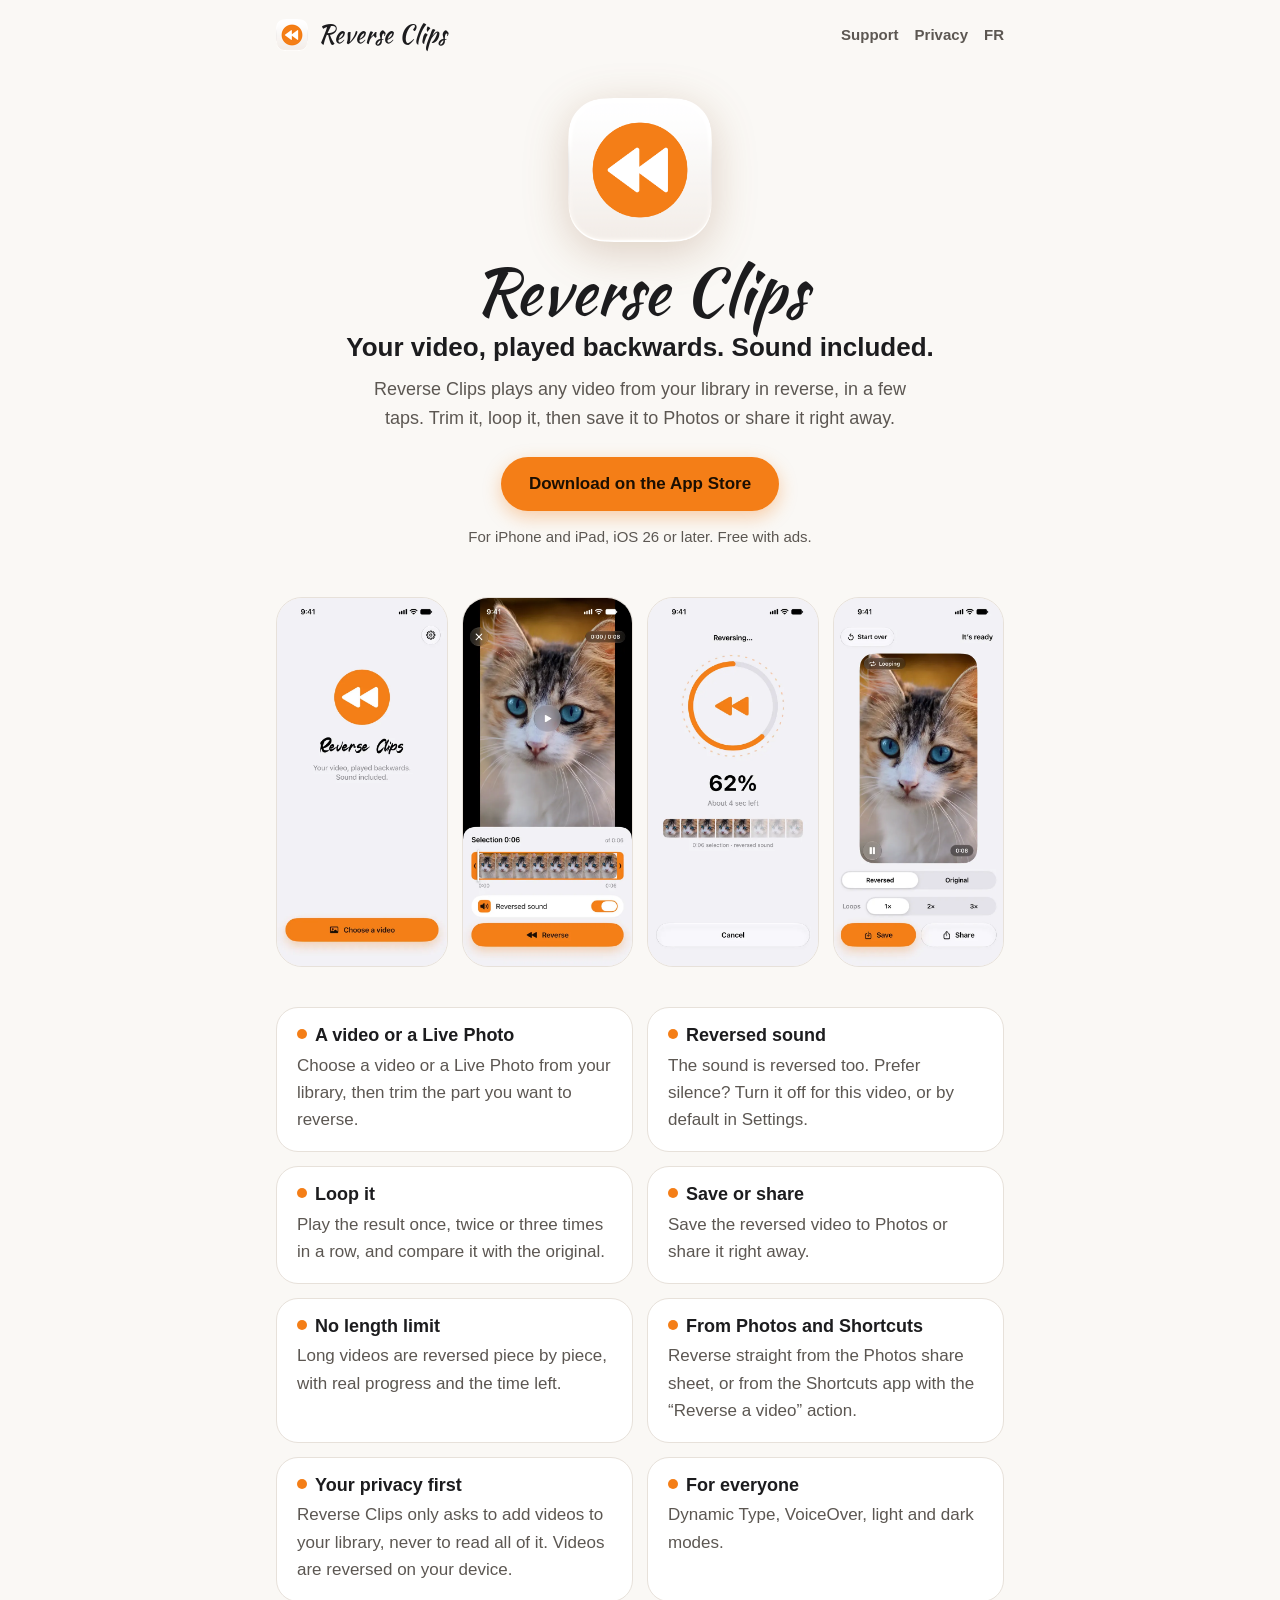
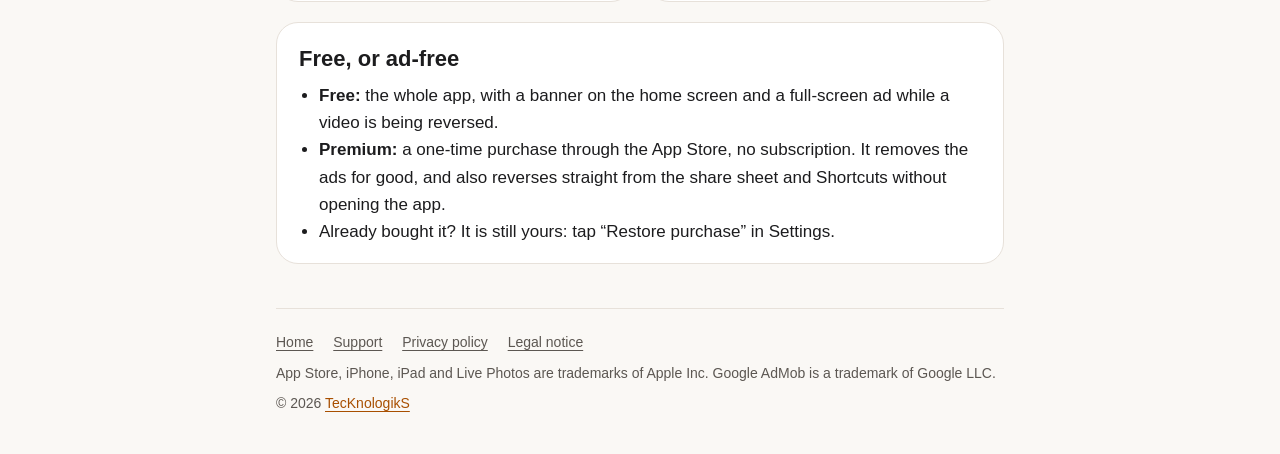
<file: index.html>
<!doctype html>
<html lang="en">
<head>
  <meta charset="utf-8">
  <meta name="viewport" content="width=device-width, initial-scale=1, viewport-fit=cover">
  <title>Reverse Clips — your video, played backwards</title>
  <meta name="description" content="Reverse any video or Live Photo on iPhone, sound included. Trim it, loop it, then save it to Photos or share it.">
  <meta name="color-scheme" content="light dark">
  <meta name="theme-color" content="#faf8f5" media="(prefers-color-scheme: light)">
  <meta name="theme-color" content="#0e0e10" media="(prefers-color-scheme: dark)">
  <meta name="apple-itunes-app" content="app-id=1638978439">
  <link rel="icon" href="assets/icon-64.png" type="image/png">
  <link rel="apple-touch-icon" href="assets/icon-180.png">
  <link rel="alternate" hreflang="en" href="https://reverse.tecknologiks.com/">
  <link rel="alternate" hreflang="fr" href="https://reverse.tecknologiks.com/fr/">
  <link rel="alternate" hreflang="x-default" href="https://reverse.tecknologiks.com/">
  <link rel="stylesheet" href="assets/style.css">
</head>
<body>
  <div class="wrap">
    <header class="site">
      <a class="brand" href="./"><img src="assets/icon-64.png" width="32" height="32" alt=""><span>Reverse Clips</span></a>
      <nav class="site" aria-label="Navigation">
        <a href="support.html">Support</a>
        <a href="privacy.html">Privacy</a>
        <a href="fr/" hreflang="fr" lang="fr">FR</a>
      </nav>
    </header>

    <main>
      <section class="hero">
        <img class="app-icon" src="assets/icon-512.png" width="144" height="144" alt="">
        <h1 class="wordmark">Reverse Clips</h1>
        <p class="tagline">Your video, played backwards. Sound included.</p>
        <p class="lead">Reverse Clips plays any video from your library in reverse, in a few taps. Trim it, loop it, then save it to Photos or share it right away.</p>
        <a class="button" href="https://apps.apple.com/app/id1638978439">Download on the App Store</a>
        <p class="note">For iPhone and iPad, iOS 26 or later. Free with ads.</p>
      </section>

      <section class="shots" aria-label="Screenshots">
        <ul>
          <li><img src="assets/shots/en/01-home.webp" width="600" height="1304" decoding="async" alt="Home screen of Reverse Clips: the orange rewind logo, the app name and the “Choose a video” button."></li>
          <li><img src="assets/shots/en/02-preview.webp" width="600" height="1304" decoding="async" alt="Preview of a cat video, with the trim strip, the “Reversed sound” switch turned on and the “Reverse” button."></li>
          <li><img src="assets/shots/en/03-processing.webp" width="600" height="1304" decoding="async" alt="Reversing in progress: 62%, about 4 seconds left, with a strip of frames and a Cancel button."></li>
          <li><img src="assets/shots/en/04-result.webp" width="600" height="1304" decoding="async" alt="The reversed video, looping, with the Reversed / Original switch, loops 1×, 2× or 3×, and the Save and Share buttons."></li>
        </ul>
      </section>

      <section class="features" aria-label="Features">
        <div class="feature"><h2>A video or a Live Photo</h2><p>Choose a video or a Live Photo from your library, then trim the part you want to reverse.</p></div>
        <div class="feature"><h2>Reversed sound</h2><p>The sound is reversed too. Prefer silence? Turn it off for this video, or by default in Settings.</p></div>
        <div class="feature"><h2>Loop it</h2><p>Play the result once, twice or three times in a row, and compare it with the original.</p></div>
        <div class="feature"><h2>Save or share</h2><p>Save the reversed video to Photos or share it right away.</p></div>
        <div class="feature"><h2>No length limit</h2><p>Long videos are reversed piece by piece, with real progress and the time left.</p></div>
        <div class="feature"><h2>From Photos and Shortcuts</h2><p>Reverse straight from the Photos share sheet, or from the Shortcuts app with the “Reverse a video” action.</p></div>
        <div class="feature"><h2>Your privacy first</h2><p>Reverse Clips only asks to add videos to your library, never to read all of it. Videos are reversed on your device.</p></div>
        <div class="feature"><h2>For everyone</h2><p>Dynamic Type, VoiceOver, light and dark modes.</p></div>
      </section>

      <section class="pricing" aria-labelledby="pricing-title">
        <h2 id="pricing-title">Free, or ad-free</h2>
        <ul>
          <li><strong>Free:</strong> the whole app, with a banner on the home screen and a full-screen ad while a video is being reversed.</li>
          <li><strong>Premium:</strong> a one-time purchase through the App Store, no subscription. It removes the ads for good, and also reverses straight from the share sheet and Shortcuts without opening the app.</li>
          <li>Already bought it? It is still yours: tap “Restore purchase” in Settings.</li>
        </ul>
      </section>
    </main>

    <footer class="site">
      <nav aria-label="Legal links">
        <a href="./">Home</a>
        <a href="support.html">Support</a>
        <a href="privacy.html">Privacy policy</a>
        <a href="legal.html">Legal notice</a>
      </nav>
      <p>App Store, iPhone, iPad and Live Photos are trademarks of Apple Inc. Google AdMob is a trademark of Google LLC.</p>
      <p>© 2026 <a href="https://tecknologiks.com/">TecKnologikS</a></p>
    </footer>
  </div>
</body>
</html>
</file>
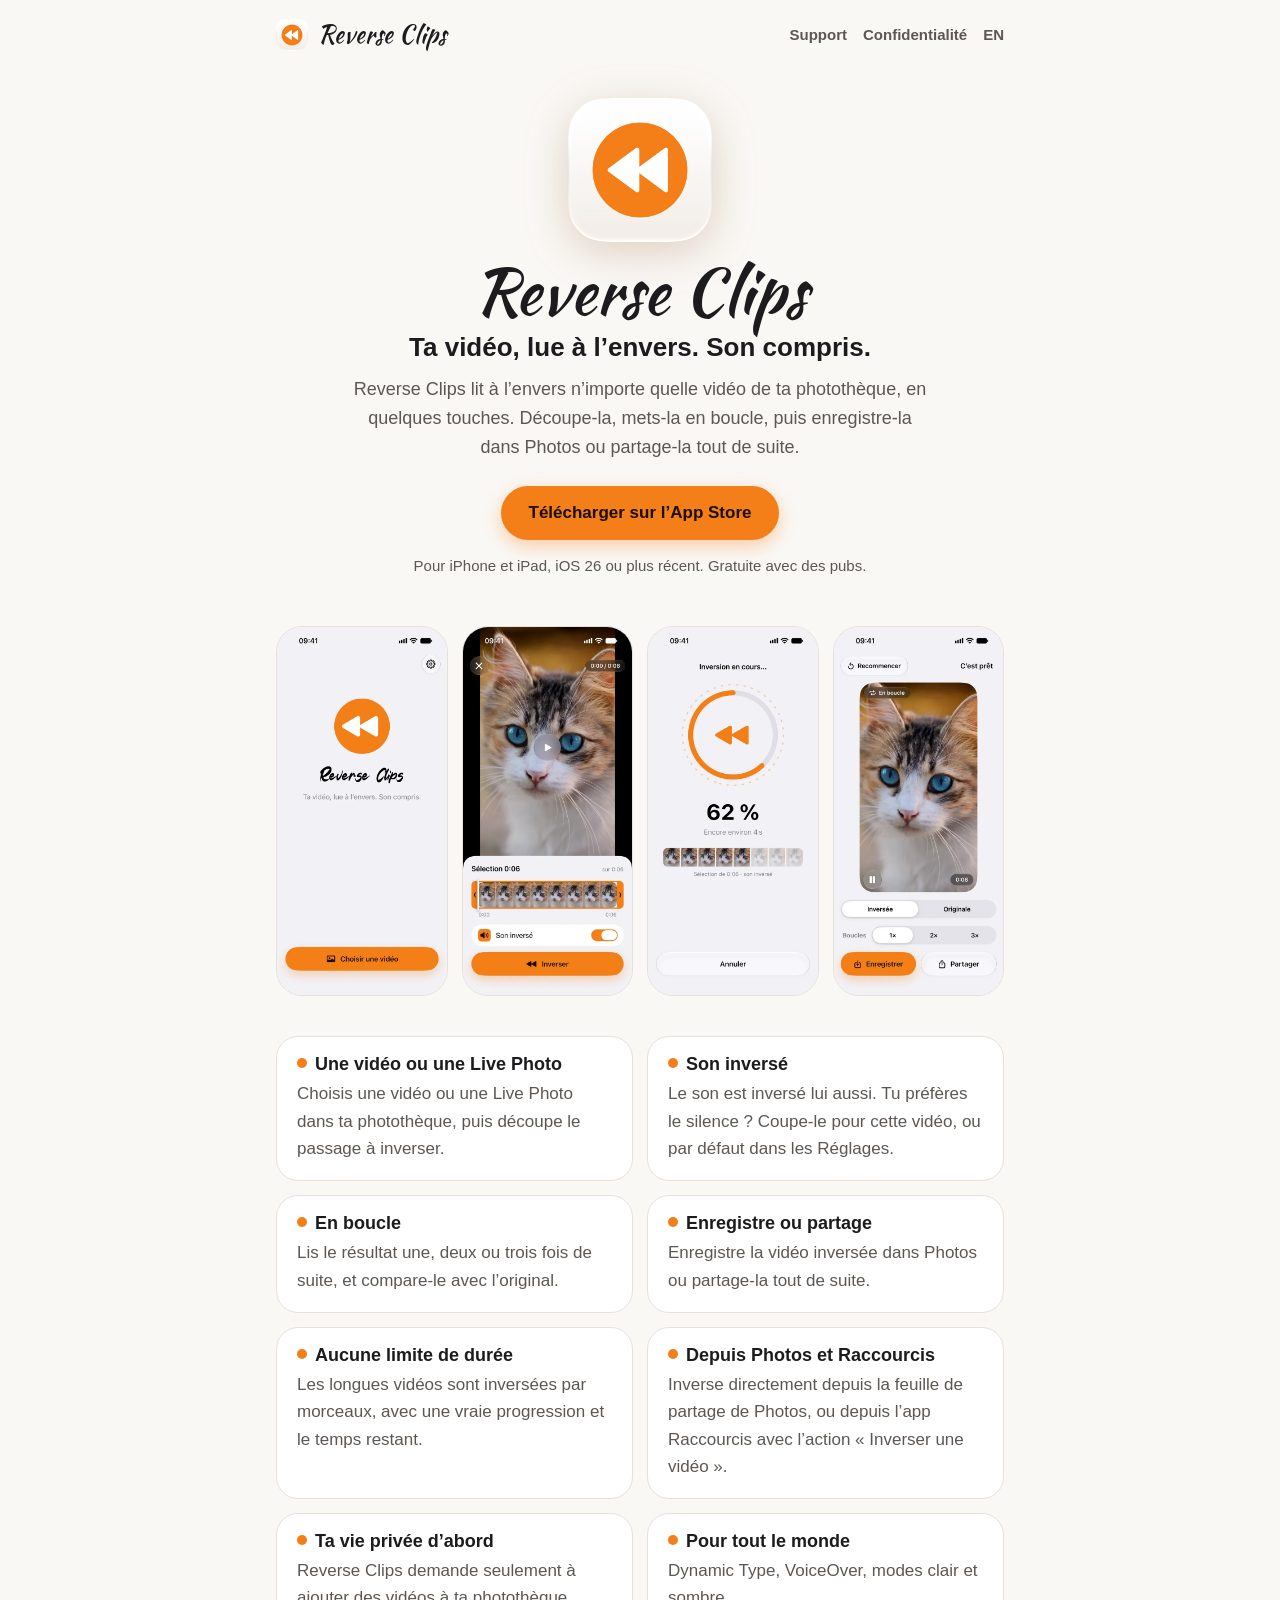
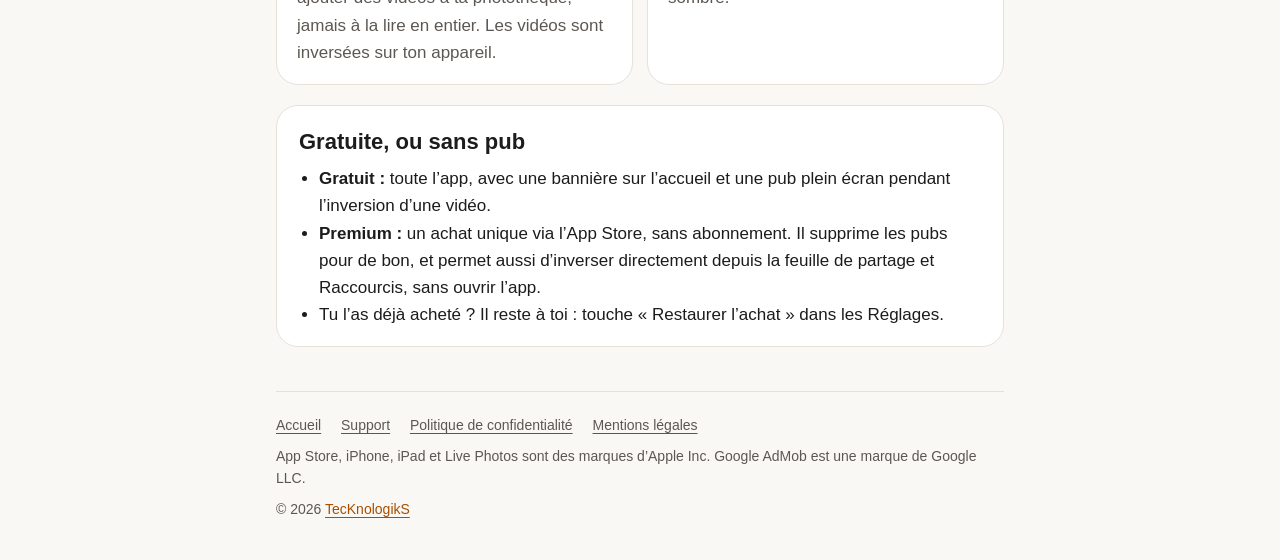
<file: fr/index.html>
<!doctype html>
<html lang="fr">
<head>
  <meta charset="utf-8">
  <meta name="viewport" content="width=device-width, initial-scale=1, viewport-fit=cover">
  <title>Reverse Clips — ta vidéo, lue à l’envers</title>
  <meta name="description" content="Inverse n’importe quelle vidéo ou Live Photo sur iPhone, son compris. Découpe-la, mets-la en boucle, puis enregistre-la ou partage-la.">
  <meta name="color-scheme" content="light dark">
  <meta name="theme-color" content="#faf8f5" media="(prefers-color-scheme: light)">
  <meta name="theme-color" content="#0e0e10" media="(prefers-color-scheme: dark)">
  <meta name="apple-itunes-app" content="app-id=1638978439">
  <link rel="icon" href="../assets/icon-64.png" type="image/png">
  <link rel="apple-touch-icon" href="../assets/icon-180.png">
  <link rel="alternate" hreflang="en" href="https://reverse.tecknologiks.com/">
  <link rel="alternate" hreflang="fr" href="https://reverse.tecknologiks.com/fr/">
  <link rel="alternate" hreflang="x-default" href="https://reverse.tecknologiks.com/">
  <link rel="stylesheet" href="../assets/style.css">
</head>
<body>
  <div class="wrap">
    <header class="site">
      <a class="brand" href="./"><img src="../assets/icon-64.png" width="32" height="32" alt=""><span>Reverse Clips</span></a>
      <nav class="site" aria-label="Navigation">
        <a href="support.html">Support</a>
        <a href="confidentialite.html">Confidentialité</a>
        <a href="../" hreflang="en" lang="en">EN</a>
      </nav>
    </header>

    <main>
      <section class="hero">
        <img class="app-icon" src="../assets/icon-512.png" width="144" height="144" alt="">
        <h1 class="wordmark">Reverse Clips</h1>
        <p class="tagline">Ta vidéo, lue à l’envers. Son compris.</p>
        <p class="lead">Reverse Clips lit à l’envers n’importe quelle vidéo de ta photothèque, en quelques touches. Découpe-la, mets-la en boucle, puis enregistre-la dans Photos ou partage-la tout de suite.</p>
        <a class="button" href="https://apps.apple.com/app/id1638978439">Télécharger sur l’App Store</a>
        <p class="note">Pour iPhone et iPad, iOS 26 ou plus récent. Gratuite avec des pubs.</p>
      </section>

      <section class="shots" aria-label="Captures d’écran">
        <ul>
          <li><img src="../assets/shots/fr/01-home.webp" width="600" height="1304" decoding="async" alt="Accueil de Reverse Clips&nbsp;: le logo orange de retour arrière, le nom de l’app et le bouton «&nbsp;Choisir une vidéo&nbsp;»."></li>
          <li><img src="../assets/shots/fr/02-preview.webp" width="600" height="1304" decoding="async" alt="Aperçu d’une vidéo de chat, avec la bande de découpe, l’interrupteur «&nbsp;Son inversé&nbsp;» activé et le bouton «&nbsp;Inverser&nbsp;»."></li>
          <li><img src="../assets/shots/fr/03-processing.webp" width="600" height="1304" decoding="async" alt="Inversion en cours&nbsp;: 62 %, encore environ 4 secondes, avec une bande d’images et un bouton Annuler."></li>
          <li><img src="../assets/shots/fr/04-result.webp" width="600" height="1304" decoding="async" alt="La vidéo inversée, en boucle, avec le choix Inversée / Originale, les boucles 1×, 2× ou 3×, et les boutons Enregistrer et Partager."></li>
        </ul>
      </section>

      <section class="features" aria-label="Fonctionnalités">
        <div class="feature"><h2>Une vidéo ou une Live Photo</h2><p>Choisis une vidéo ou une Live Photo dans ta photothèque, puis découpe le passage à inverser.</p></div>
        <div class="feature"><h2>Son inversé</h2><p>Le son est inversé lui aussi. Tu préfères le silence&nbsp;? Coupe-le pour cette vidéo, ou par défaut dans les Réglages.</p></div>
        <div class="feature"><h2>En boucle</h2><p>Lis le résultat une, deux ou trois fois de suite, et compare-le avec l’original.</p></div>
        <div class="feature"><h2>Enregistre ou partage</h2><p>Enregistre la vidéo inversée dans Photos ou partage-la tout de suite.</p></div>
        <div class="feature"><h2>Aucune limite de durée</h2><p>Les longues vidéos sont inversées par morceaux, avec une vraie progression et le temps restant.</p></div>
        <div class="feature"><h2>Depuis Photos et Raccourcis</h2><p>Inverse directement depuis la feuille de partage de Photos, ou depuis l’app Raccourcis avec l’action «&nbsp;Inverser une vidéo&nbsp;».</p></div>
        <div class="feature"><h2>Ta vie privée d’abord</h2><p>Reverse Clips demande seulement à ajouter des vidéos à ta photothèque, jamais à la lire en entier. Les vidéos sont inversées sur ton appareil.</p></div>
        <div class="feature"><h2>Pour tout le monde</h2><p>Dynamic Type, VoiceOver, modes clair et sombre.</p></div>
      </section>

      <section class="pricing" aria-labelledby="pricing-title">
        <h2 id="pricing-title">Gratuite, ou sans pub</h2>
        <ul>
          <li><strong>Gratuit&nbsp;:</strong> toute l’app, avec une bannière sur l’accueil et une pub plein écran pendant l’inversion d’une vidéo.</li>
          <li><strong>Premium&nbsp;:</strong> un achat unique via l’App Store, sans abonnement. Il supprime les pubs pour de bon, et permet aussi d’inverser directement depuis la feuille de partage et Raccourcis, sans ouvrir l’app.</li>
          <li>Tu l’as déjà acheté&nbsp;? Il reste à toi&nbsp;: touche «&nbsp;Restaurer l’achat&nbsp;» dans les Réglages.</li>
        </ul>
      </section>
    </main>

    <footer class="site">
      <nav aria-label="Liens légaux">
        <a href="./">Accueil</a>
        <a href="support.html">Support</a>
        <a href="confidentialite.html">Politique de confidentialité</a>
        <a href="mentions-legales.html">Mentions légales</a>
      </nav>
      <p>App Store, iPhone, iPad et Live Photos sont des marques d’Apple Inc. Google AdMob est une marque de Google LLC.</p>
      <p>© 2026 <a href="https://tecknologiks.com/">TecKnologikS</a></p>
    </footer>
  </div>
</body>
</html>
</file>
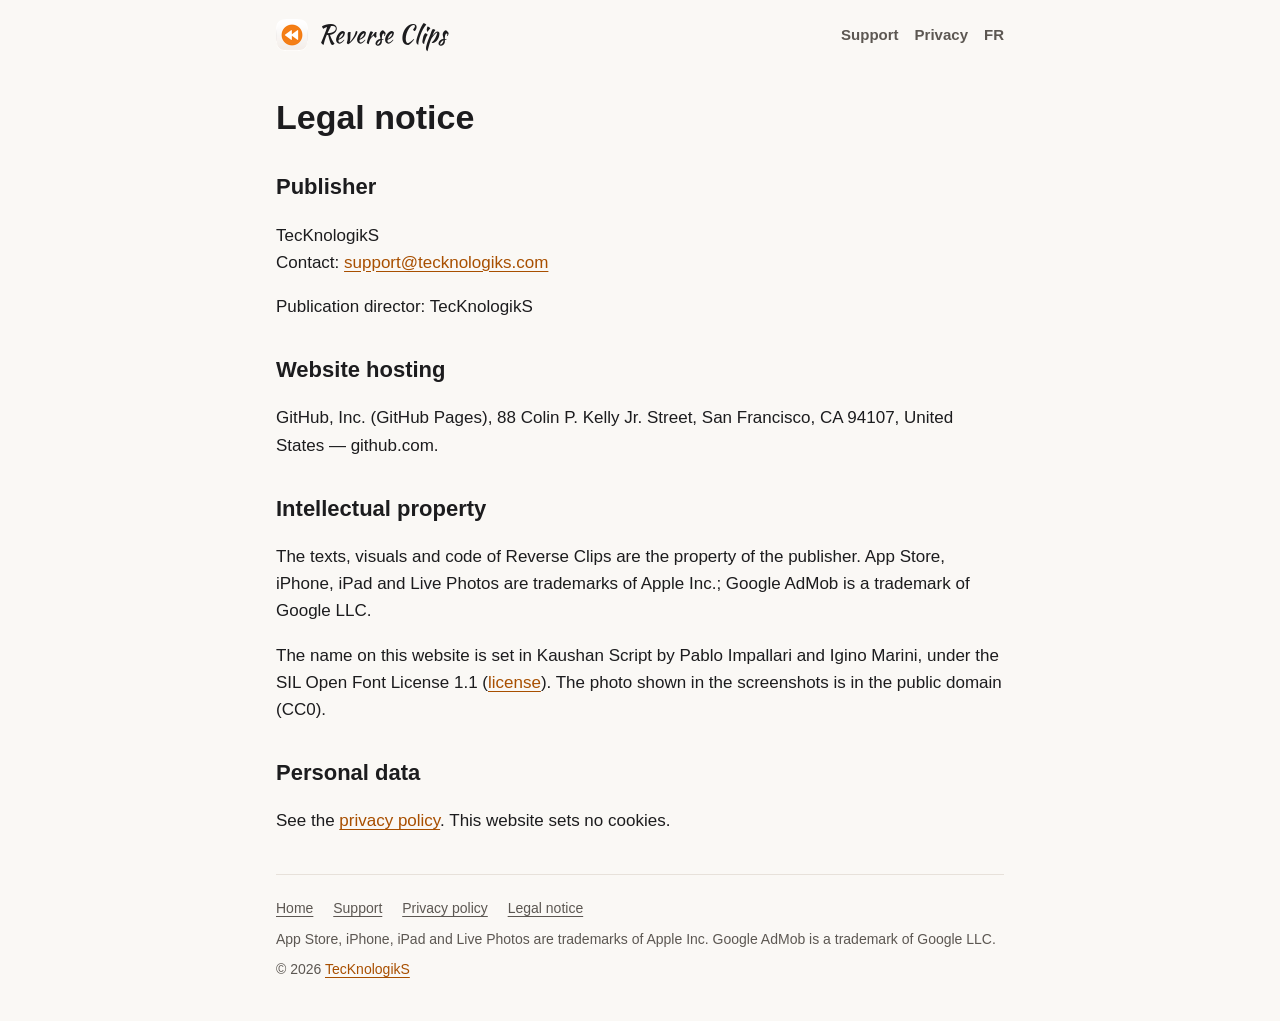
<file: legal.html>
<!doctype html>
<html lang="en">
<head>
  <meta charset="utf-8">
  <meta name="viewport" content="width=device-width, initial-scale=1, viewport-fit=cover">
  <title>Legal notice — Reverse Clips</title>
  <meta name="description" content="Publisher and hosting of the Reverse Clips website.">
  <meta name="color-scheme" content="light dark">
  <meta name="theme-color" content="#faf8f5" media="(prefers-color-scheme: light)">
  <meta name="theme-color" content="#0e0e10" media="(prefers-color-scheme: dark)">
  <meta name="apple-itunes-app" content="app-id=1638978439">
  <link rel="icon" href="assets/icon-64.png" type="image/png">
  <link rel="apple-touch-icon" href="assets/icon-180.png">
  <link rel="alternate" hreflang="en" href="https://reverse.tecknologiks.com/legal.html">
  <link rel="alternate" hreflang="fr" href="https://reverse.tecknologiks.com/fr/mentions-legales.html">
  <link rel="alternate" hreflang="x-default" href="https://reverse.tecknologiks.com/legal.html">
  <link rel="stylesheet" href="assets/style.css">
</head>
<body>
  <div class="wrap">
    <header class="site">
      <a class="brand" href="./"><img src="assets/icon-64.png" width="32" height="32" alt=""><span>Reverse Clips</span></a>
      <nav class="site" aria-label="Navigation">
        <a href="support.html">Support</a>
        <a href="privacy.html">Privacy</a>
        <a href="fr/mentions-legales.html" hreflang="fr" lang="fr">FR</a>
      </nav>
    </header>

    <main class="doc">
      <h1>Legal notice</h1>
      <h2>Publisher</h2>
      <p>TecKnologikS<br>Contact: <a href="mailto:support@tecknologiks.com">support@tecknologiks.com</a></p>
      <p>Publication director: TecKnologikS</p>
      <h2>Website hosting</h2>
      <p>GitHub, Inc. (GitHub Pages), 88 Colin P. Kelly Jr. Street, San Francisco, CA 94107, United States — github.com.</p>
      <h2>Intellectual property</h2>
      <p>The texts, visuals and code of Reverse Clips are the property of the publisher. App Store, iPhone, iPad and Live Photos are trademarks of Apple Inc.; Google AdMob is a trademark of Google LLC.</p>
      <p>The name on this website is set in Kaushan Script by Pablo Impallari and Igino Marini, under the SIL Open Font License 1.1 (<a href="assets/fonts/KaushanScript-OFL.txt">license</a>). The photo shown in the screenshots is in the public domain (CC0).</p>
      <h2>Personal data</h2>
      <p>See the <a href="privacy.html">privacy policy</a>. This website sets no cookies.</p>
    </main>

    <footer class="site">
      <nav aria-label="Legal links">
        <a href="./">Home</a>
        <a href="support.html">Support</a>
        <a href="privacy.html">Privacy policy</a>
        <a href="legal.html">Legal notice</a>
      </nav>
      <p>App Store, iPhone, iPad and Live Photos are trademarks of Apple Inc. Google AdMob is a trademark of Google LLC.</p>
      <p>© 2026 <a href="https://tecknologiks.com/">TecKnologikS</a></p>
    </footer>
  </div>
</body>
</html>
</file>
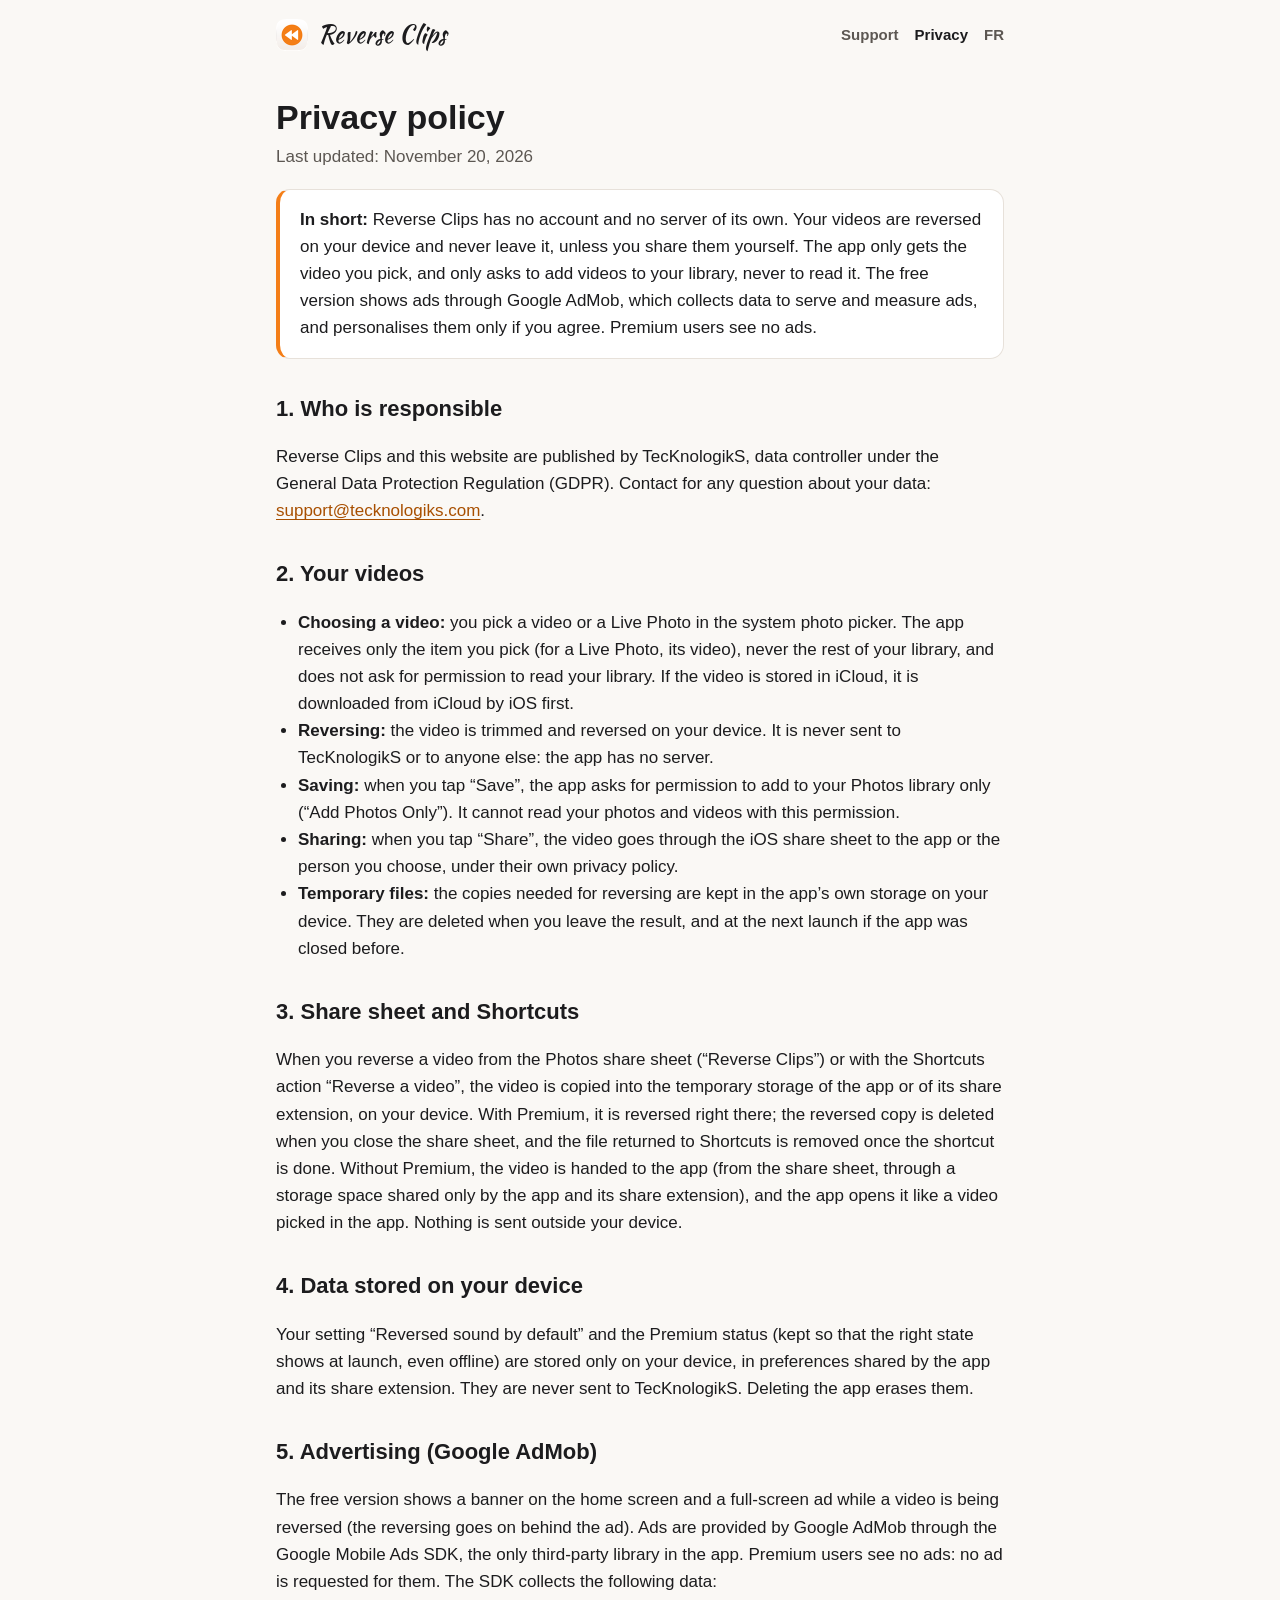
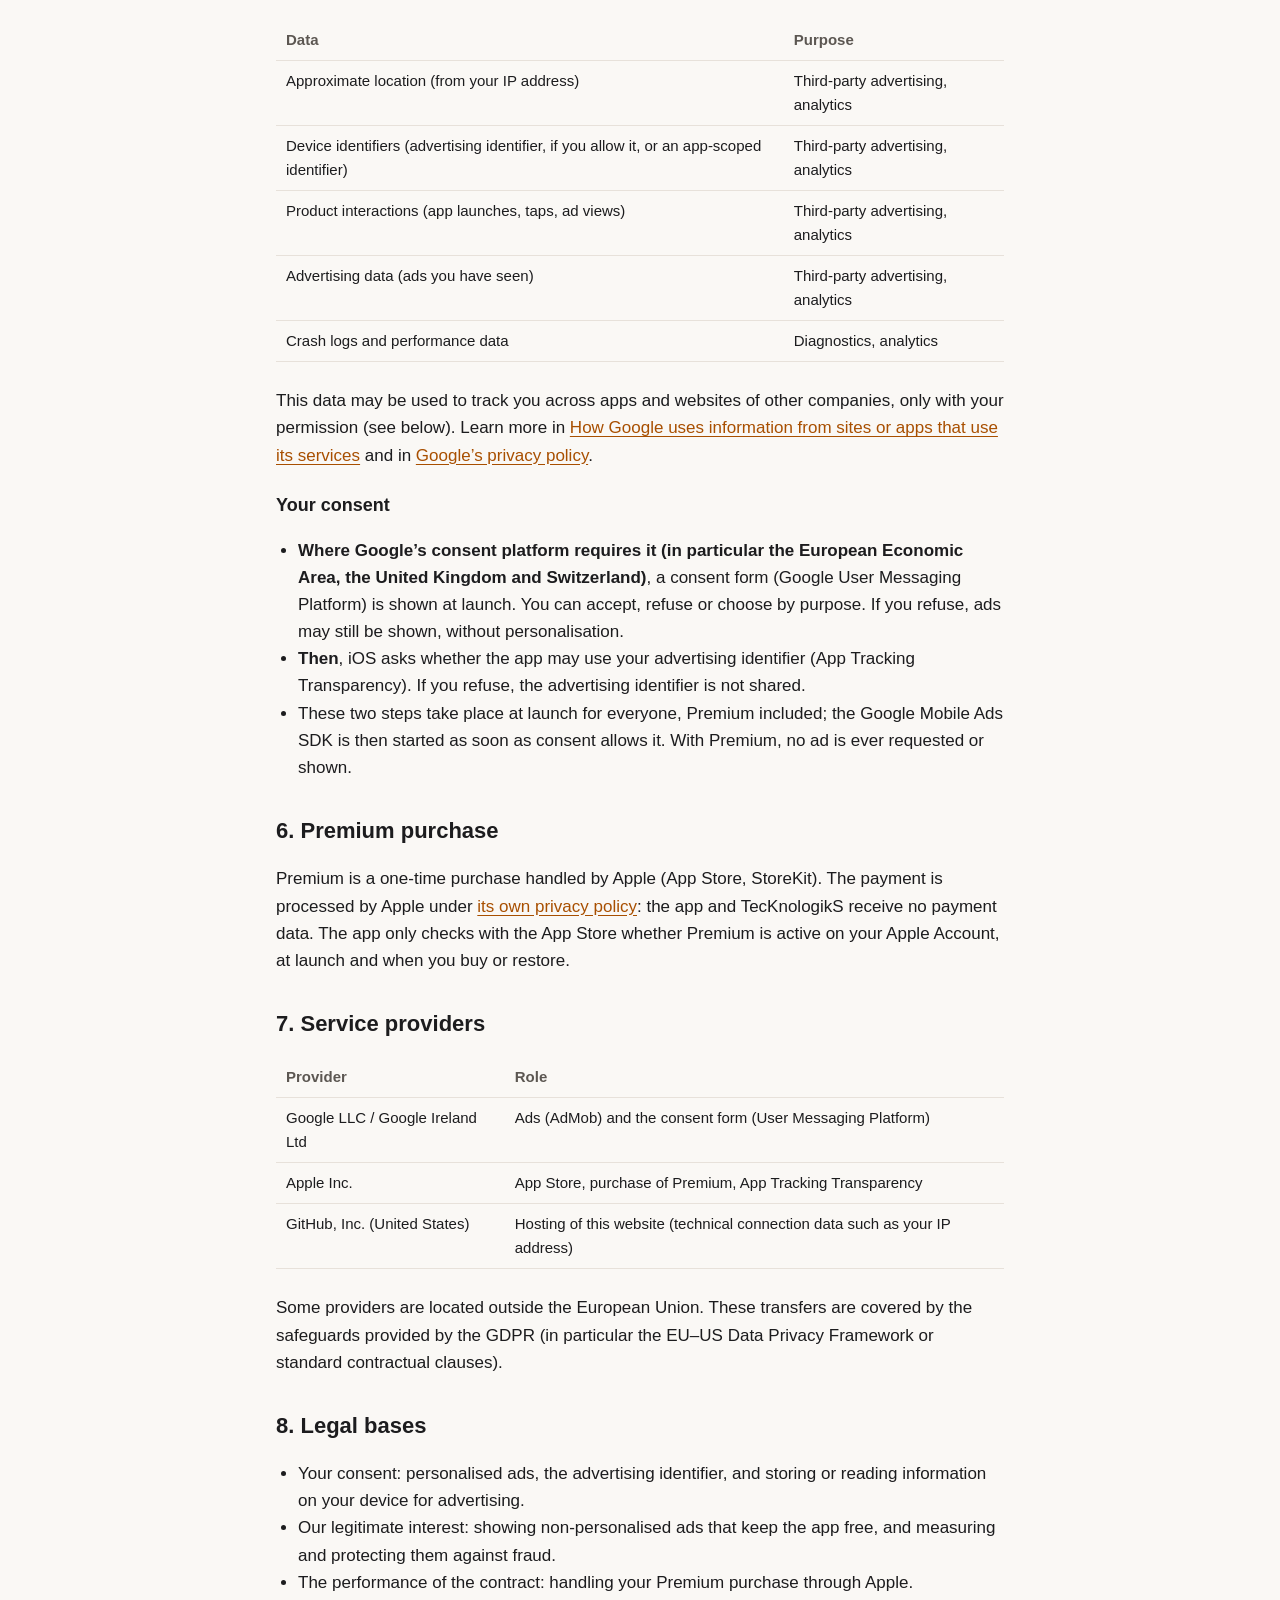
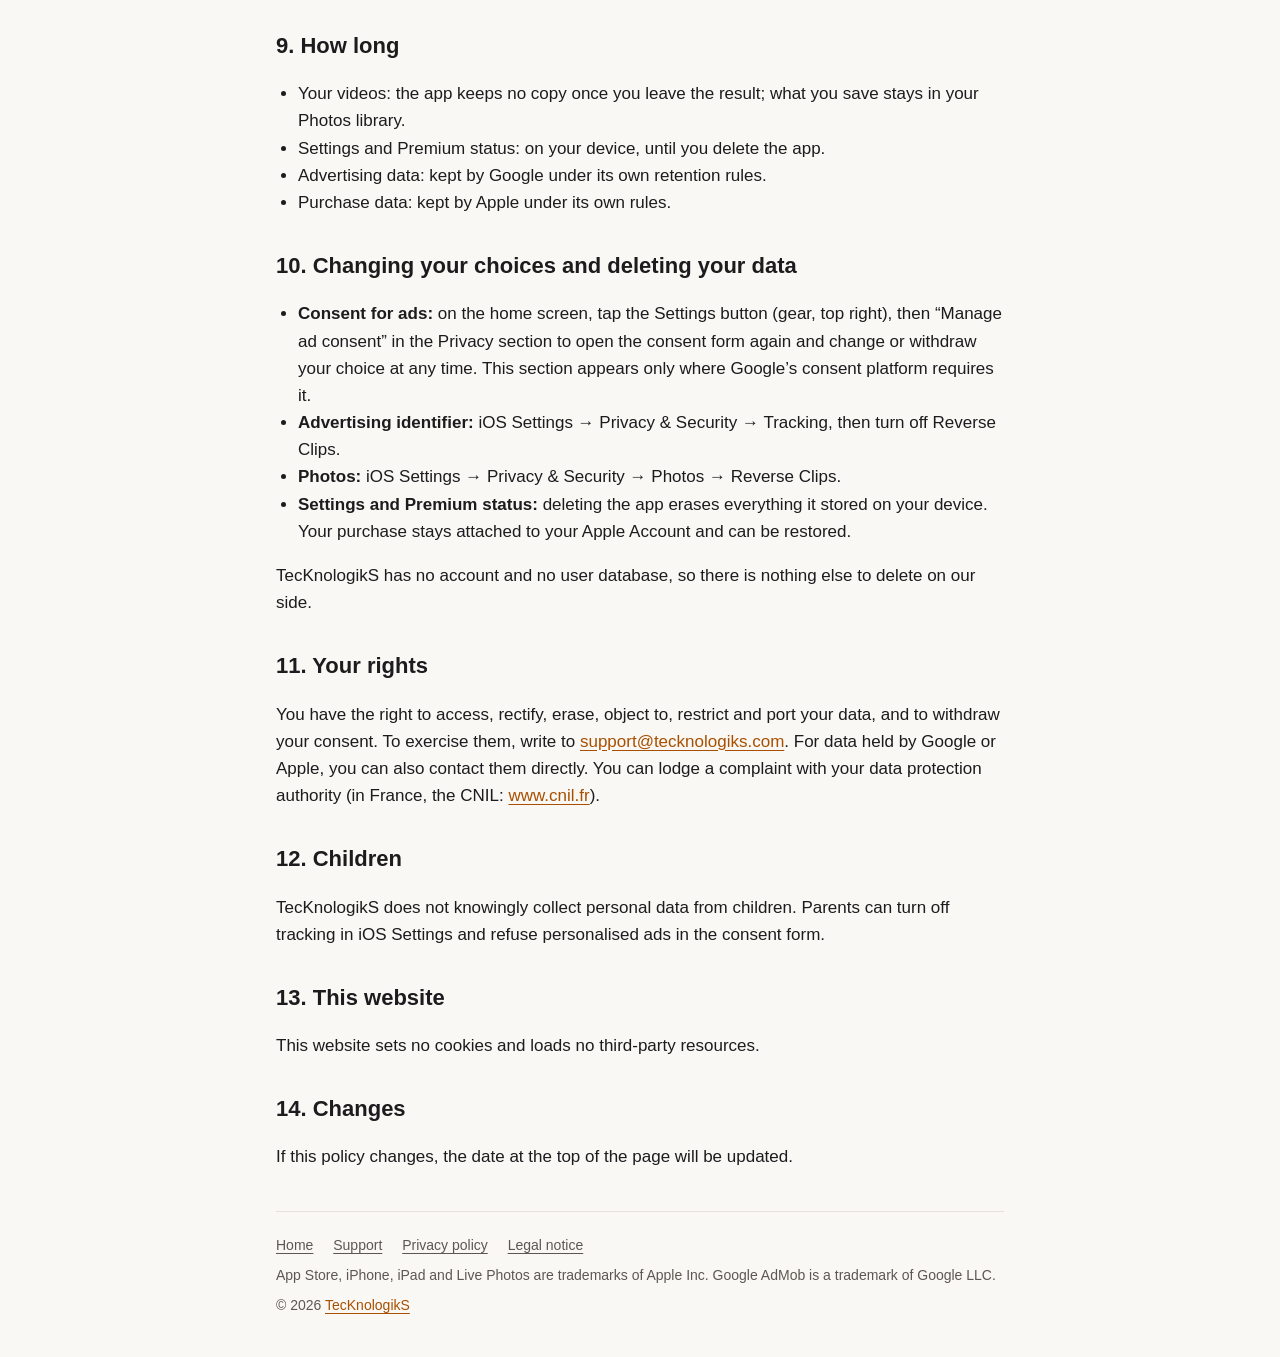
<file: privacy.html>
<!doctype html>
<html lang="en">
<head>
  <meta charset="utf-8">
  <meta name="viewport" content="width=device-width, initial-scale=1, viewport-fit=cover">
  <title>Privacy policy — Reverse Clips</title>
  <meta name="description" content="How Reverse Clips handles your data: videos reversed on your device, add-only Photos access, Google AdMob ads, consent, Premium purchase.">
  <meta name="color-scheme" content="light dark">
  <meta name="theme-color" content="#faf8f5" media="(prefers-color-scheme: light)">
  <meta name="theme-color" content="#0e0e10" media="(prefers-color-scheme: dark)">
  <meta name="apple-itunes-app" content="app-id=1638978439">
  <link rel="icon" href="assets/icon-64.png" type="image/png">
  <link rel="apple-touch-icon" href="assets/icon-180.png">
  <link rel="alternate" hreflang="en" href="https://reverse.tecknologiks.com/privacy.html">
  <link rel="alternate" hreflang="fr" href="https://reverse.tecknologiks.com/fr/confidentialite.html">
  <link rel="alternate" hreflang="x-default" href="https://reverse.tecknologiks.com/privacy.html">
  <link rel="stylesheet" href="assets/style.css">
</head>
<body>
  <div class="wrap">
    <header class="site">
      <a class="brand" href="./"><img src="assets/icon-64.png" width="32" height="32" alt=""><span>Reverse Clips</span></a>
      <nav class="site" aria-label="Navigation">
        <a href="support.html">Support</a>
        <a href="privacy.html" aria-current="page">Privacy</a>
        <a href="fr/confidentialite.html" hreflang="fr" lang="fr">FR</a>
      </nav>
    </header>

    <main class="doc">
      <h1>Privacy policy</h1>
      <p class="updated">Last updated: November 20, 2026</p>
      <p class="summary"><strong>In short:</strong> Reverse Clips has no account and no server of its own. Your videos are reversed on your device and never leave it, unless you share them yourself. The app only gets the video you pick, and only asks to add videos to your library, never to read it. The free version shows ads through Google AdMob, which collects data to serve and measure ads, and personalises them only if you agree. Premium users see no ads.</p>

      <h2>1. Who is responsible</h2>
      <p>Reverse Clips and this website are published by TecKnologikS, data controller under the General Data Protection Regulation (GDPR). Contact for any question about your data: <a href="mailto:support@tecknologiks.com">support@tecknologiks.com</a>.</p>

      <h2>2. Your videos</h2>
      <ul>
        <li><strong>Choosing a video:</strong> you pick a video or a Live Photo in the system photo picker. The app receives only the item you pick (for a Live Photo, its video), never the rest of your library, and does not ask for permission to read your library. If the video is stored in iCloud, it is downloaded from iCloud by iOS first.</li>
        <li><strong>Reversing:</strong> the video is trimmed and reversed on your device. It is never sent to TecKnologikS or to anyone else: the app has no server.</li>
        <li><strong>Saving:</strong> when you tap “Save”, the app asks for permission to add to your Photos library only (“Add Photos Only”). It cannot read your photos and videos with this permission.</li>
        <li><strong>Sharing:</strong> when you tap “Share”, the video goes through the iOS share sheet to the app or the person you choose, under their own privacy policy.</li>
        <li><strong>Temporary files:</strong> the copies needed for reversing are kept in the app’s own storage on your device. They are deleted when you leave the result, and at the next launch if the app was closed before.</li>
      </ul>

      <h2>3. Share sheet and Shortcuts</h2>
      <p>When you reverse a video from the Photos share sheet (“Reverse Clips”) or with the Shortcuts action “Reverse a video”, the video is copied into the temporary storage of the app or of its share extension, on your device. With Premium, it is reversed right there; the reversed copy is deleted when you close the share sheet, and the file returned to Shortcuts is removed once the shortcut is done. Without Premium, the video is handed to the app (from the share sheet, through a storage space shared only by the app and its share extension), and the app opens it like a video picked in the app. Nothing is sent outside your device.</p>

      <h2>4. Data stored on your device</h2>
      <p>Your setting “Reversed sound by default” and the Premium status (kept so that the right state shows at launch, even offline) are stored only on your device, in preferences shared by the app and its share extension. They are never sent to TecKnologikS. Deleting the app erases them.</p>

      <h2>5. Advertising (Google AdMob)</h2>
      <p>The free version shows a banner on the home screen and a full-screen ad while a video is being reversed (the reversing goes on behind the ad). Ads are provided by Google AdMob through the Google Mobile Ads SDK, the only third-party library in the app. Premium users see no ads: no ad is requested for them. The SDK collects the following data:</p>
      <div class="table-wrap"><table>
        <thead><tr><th>Data</th><th>Purpose</th></tr></thead>
        <tbody>
          <tr><td>Approximate location (from your IP address)</td><td>Third-party advertising, analytics</td></tr>
          <tr><td>Device identifiers (advertising identifier, if you allow it, or an app-scoped identifier)</td><td>Third-party advertising, analytics</td></tr>
          <tr><td>Product interactions (app launches, taps, ad views)</td><td>Third-party advertising, analytics</td></tr>
          <tr><td>Advertising data (ads you have seen)</td><td>Third-party advertising, analytics</td></tr>
          <tr><td>Crash logs and performance data</td><td>Diagnostics, analytics</td></tr>
        </tbody>
      </table></div>
      <p>This data may be used to track you across apps and websites of other companies, only with your permission (see below). Learn more in <a href="https://policies.google.com/technologies/partner-sites">How Google uses information from sites or apps that use its services</a> and in <a href="https://policies.google.com/privacy">Google’s privacy policy</a>.</p>

      <h3>Your consent</h3>
      <ul>
        <li><strong>Where Google’s consent platform requires it (in particular the European Economic Area, the United Kingdom and Switzerland)</strong>, a consent form (Google User Messaging Platform) is shown at launch. You can accept, refuse or choose by purpose. If you refuse, ads may still be shown, without personalisation.</li>
        <li><strong>Then</strong>, iOS asks whether the app may use your advertising identifier (App Tracking Transparency). If you refuse, the advertising identifier is not shared.</li>
        <li>These two steps take place at launch for everyone, Premium included; the Google Mobile Ads SDK is then started as soon as consent allows it. With Premium, no ad is ever requested or shown.</li>
      </ul>

      <h2>6. Premium purchase</h2>
      <p>Premium is a one-time purchase handled by Apple (App Store, StoreKit). The payment is processed by Apple under <a href="https://www.apple.com/legal/privacy/">its own privacy policy</a>: the app and TecKnologikS receive no payment data. The app only checks with the App Store whether Premium is active on your Apple Account, at launch and when you buy or restore.</p>

      <h2>7. Service providers</h2>
      <div class="table-wrap"><table>
        <thead><tr><th>Provider</th><th>Role</th></tr></thead>
        <tbody>
          <tr><td>Google LLC / Google Ireland Ltd</td><td>Ads (AdMob) and the consent form (User Messaging Platform)</td></tr>
          <tr><td>Apple Inc.</td><td>App Store, purchase of Premium, App Tracking Transparency</td></tr>
          <tr><td>GitHub, Inc. (United States)</td><td>Hosting of this website (technical connection data such as your IP address)</td></tr>
        </tbody>
      </table></div>
      <p>Some providers are located outside the European Union. These transfers are covered by the safeguards provided by the GDPR (in particular the EU–US Data Privacy Framework or standard contractual clauses).</p>

      <h2>8. Legal bases</h2>
      <ul>
        <li>Your consent: personalised ads, the advertising identifier, and storing or reading information on your device for advertising.</li>
        <li>Our legitimate interest: showing non-personalised ads that keep the app free, and measuring and protecting them against fraud.</li>
        <li>The performance of the contract: handling your Premium purchase through Apple.</li>
      </ul>

      <h2>9. How long</h2>
      <ul>
        <li>Your videos: the app keeps no copy once you leave the result; what you save stays in your Photos library.</li>
        <li>Settings and Premium status: on your device, until you delete the app.</li>
        <li>Advertising data: kept by Google under its own retention rules.</li>
        <li>Purchase data: kept by Apple under its own rules.</li>
      </ul>

      <h2 id="changing">10. Changing your choices and deleting your data</h2>
      <ul>
        <li><strong>Consent for ads:</strong> on the home screen, tap the Settings button (gear, top right), then “Manage ad consent” in the Privacy section to open the consent form again and change or withdraw your choice at any time. This section appears only where Google’s consent platform requires it.</li>
        <li><strong>Advertising identifier:</strong> iOS Settings → Privacy &amp; Security → Tracking, then turn off Reverse Clips.</li>
        <li><strong>Photos:</strong> iOS Settings → Privacy &amp; Security → Photos → Reverse Clips.</li>
        <li><strong>Settings and Premium status:</strong> deleting the app erases everything it stored on your device. Your purchase stays attached to your Apple Account and can be restored.</li>
      </ul>
      <p>TecKnologikS has no account and no user database, so there is nothing else to delete on our side.</p>

      <h2>11. Your rights</h2>
      <p>You have the right to access, rectify, erase, object to, restrict and port your data, and to withdraw your consent. To exercise them, write to <a href="mailto:support@tecknologiks.com">support@tecknologiks.com</a>. For data held by Google or Apple, you can also contact them directly. You can lodge a complaint with your data protection authority (in France, the CNIL: <a href="https://www.cnil.fr">www.cnil.fr</a>).</p>

      <h2>12. Children</h2>
      <p>TecKnologikS does not knowingly collect personal data from children. Parents can turn off tracking in iOS Settings and refuse personalised ads in the consent form.</p>

      <h2>13. This website</h2>
      <p>This website sets no cookies and loads no third-party resources.</p>

      <h2>14. Changes</h2>
      <p>If this policy changes, the date at the top of the page will be updated.</p>
    </main>

    <footer class="site">
      <nav aria-label="Legal links">
        <a href="./">Home</a>
        <a href="support.html">Support</a>
        <a href="privacy.html">Privacy policy</a>
        <a href="legal.html">Legal notice</a>
      </nav>
      <p>App Store, iPhone, iPad and Live Photos are trademarks of Apple Inc. Google AdMob is a trademark of Google LLC.</p>
      <p>© 2026 <a href="https://tecknologiks.com/">TecKnologikS</a></p>
    </footer>
  </div>
</body>
</html>
</file>
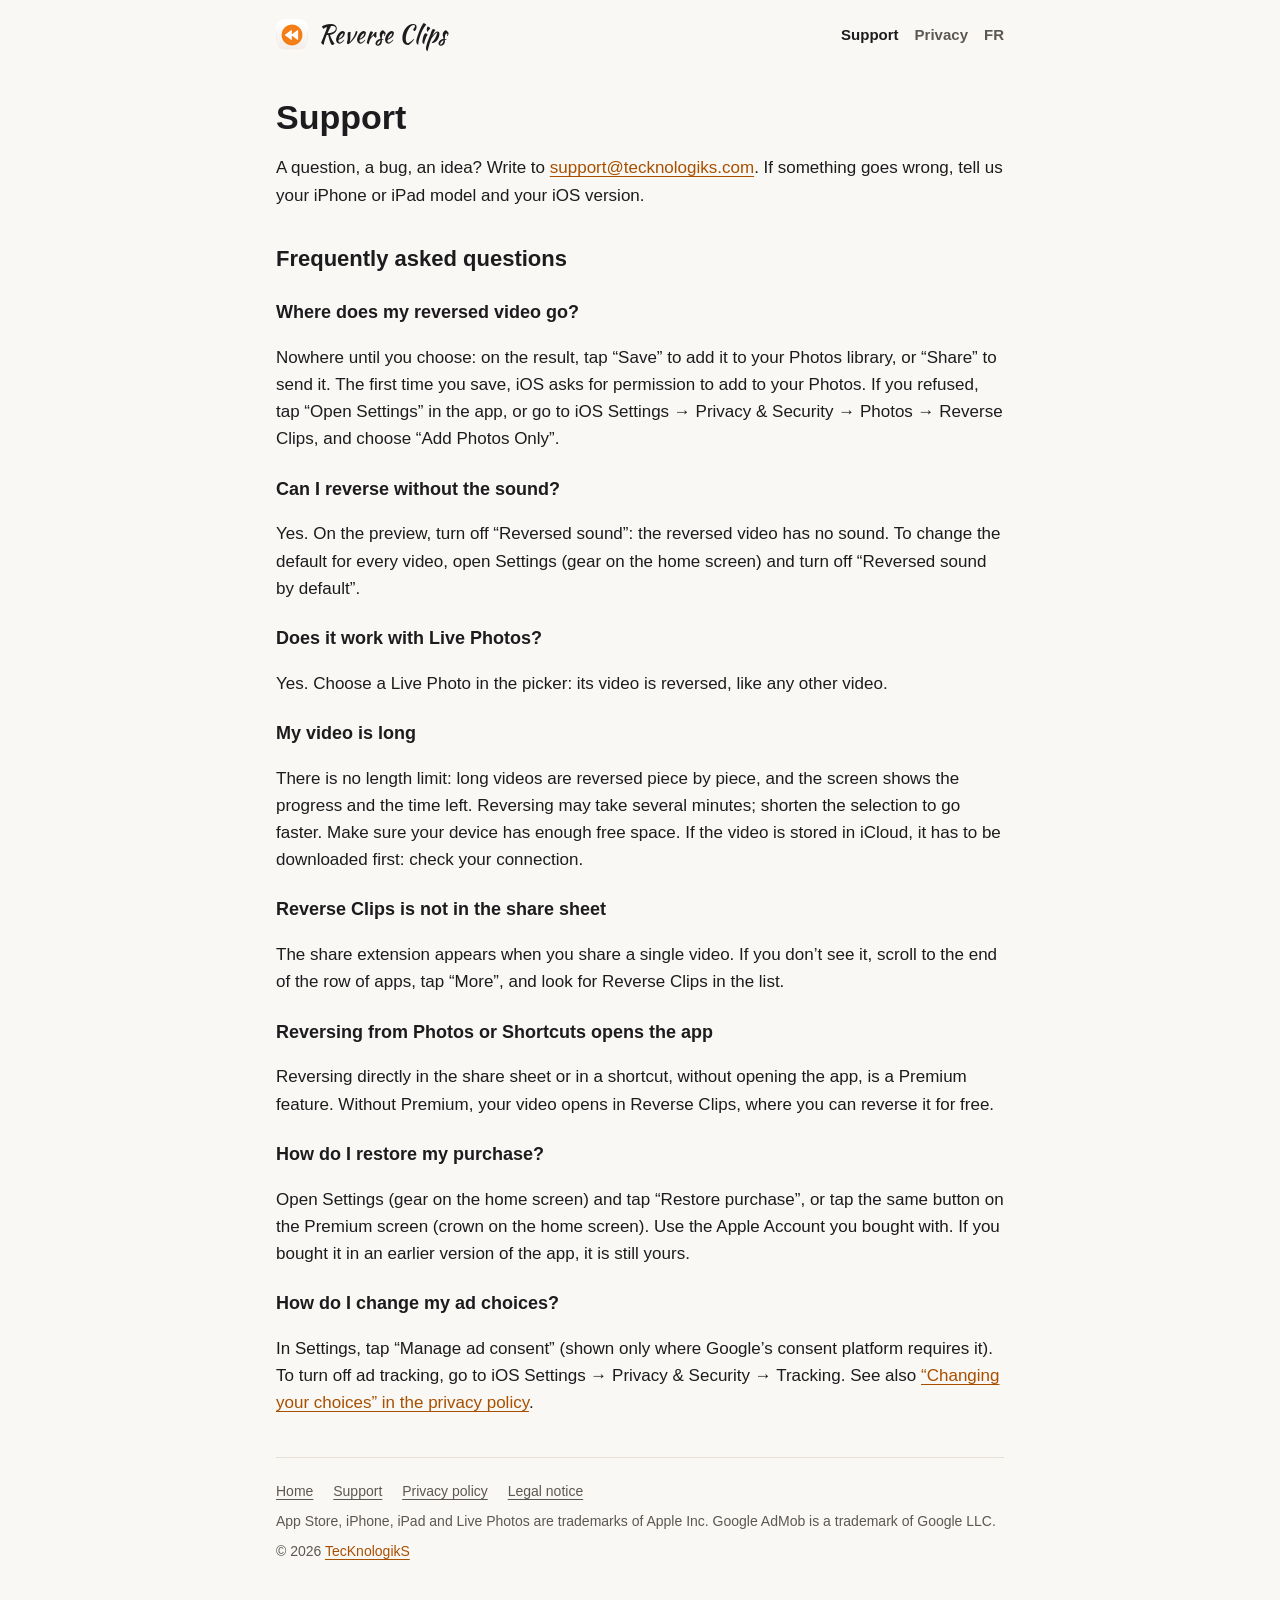
<file: support.html>
<!doctype html>
<html lang="en">
<head>
  <meta charset="utf-8">
  <meta name="viewport" content="width=device-width, initial-scale=1, viewport-fit=cover">
  <title>Support — Reverse Clips</title>
  <meta name="description" content="Contact and frequently asked questions about Reverse Clips.">
  <meta name="color-scheme" content="light dark">
  <meta name="theme-color" content="#faf8f5" media="(prefers-color-scheme: light)">
  <meta name="theme-color" content="#0e0e10" media="(prefers-color-scheme: dark)">
  <meta name="apple-itunes-app" content="app-id=1638978439">
  <link rel="icon" href="assets/icon-64.png" type="image/png">
  <link rel="apple-touch-icon" href="assets/icon-180.png">
  <link rel="alternate" hreflang="en" href="https://reverse.tecknologiks.com/support.html">
  <link rel="alternate" hreflang="fr" href="https://reverse.tecknologiks.com/fr/support.html">
  <link rel="alternate" hreflang="x-default" href="https://reverse.tecknologiks.com/support.html">
  <link rel="stylesheet" href="assets/style.css">
</head>
<body>
  <div class="wrap">
    <header class="site">
      <a class="brand" href="./"><img src="assets/icon-64.png" width="32" height="32" alt=""><span>Reverse Clips</span></a>
      <nav class="site" aria-label="Navigation">
        <a href="support.html" aria-current="page">Support</a>
        <a href="privacy.html">Privacy</a>
        <a href="fr/support.html" hreflang="fr" lang="fr">FR</a>
      </nav>
    </header>

    <main class="doc">
      <h1>Support</h1>
      <p>A question, a bug, an idea? Write to <a href="mailto:support@tecknologiks.com">support@tecknologiks.com</a>. If something goes wrong, tell us your iPhone or iPad model and your iOS version.</p>

      <h2>Frequently asked questions</h2>
      <h3>Where does my reversed video go?</h3>
      <p>Nowhere until you choose: on the result, tap “Save” to add it to your Photos library, or “Share” to send it. The first time you save, iOS asks for permission to add to your Photos. If you refused, tap “Open Settings” in the app, or go to iOS Settings → Privacy &amp; Security → Photos → Reverse Clips, and choose “Add Photos Only”.</p>
      <h3>Can I reverse without the sound?</h3>
      <p>Yes. On the preview, turn off “Reversed sound”: the reversed video has no sound. To change the default for every video, open Settings (gear on the home screen) and turn off “Reversed sound by default”.</p>
      <h3>Does it work with Live Photos?</h3>
      <p>Yes. Choose a Live Photo in the picker: its video is reversed, like any other video.</p>
      <h3>My video is long</h3>
      <p>There is no length limit: long videos are reversed piece by piece, and the screen shows the progress and the time left. Reversing may take several minutes; shorten the selection to go faster. Make sure your device has enough free space. If the video is stored in iCloud, it has to be downloaded first: check your connection.</p>
      <h3>Reverse Clips is not in the share sheet</h3>
      <p>The share extension appears when you share a single video. If you don’t see it, scroll to the end of the row of apps, tap “More”, and look for Reverse Clips in the list.</p>
      <h3>Reversing from Photos or Shortcuts opens the app</h3>
      <p>Reversing directly in the share sheet or in a shortcut, without opening the app, is a Premium feature. Without Premium, your video opens in Reverse Clips, where you can reverse it for free.</p>
      <h3>How do I restore my purchase?</h3>
      <p>Open Settings (gear on the home screen) and tap “Restore purchase”, or tap the same button on the Premium screen (crown on the home screen). Use the Apple Account you bought with. If you bought it in an earlier version of the app, it is still yours.</p>
      <h3>How do I change my ad choices?</h3>
      <p>In Settings, tap “Manage ad consent” (shown only where Google’s consent platform requires it). To turn off ad tracking, go to iOS Settings → Privacy &amp; Security → Tracking. See also <a href="privacy.html#changing">“Changing your choices” in the privacy policy</a>.</p>
    </main>

    <footer class="site">
      <nav aria-label="Legal links">
        <a href="./">Home</a>
        <a href="support.html">Support</a>
        <a href="privacy.html">Privacy policy</a>
        <a href="legal.html">Legal notice</a>
      </nav>
      <p>App Store, iPhone, iPad and Live Photos are trademarks of Apple Inc. Google AdMob is a trademark of Google LLC.</p>
      <p>© 2026 <a href="https://tecknologiks.com/">TecKnologikS</a></p>
    </footer>
  </div>
</body>
</html>
</file>
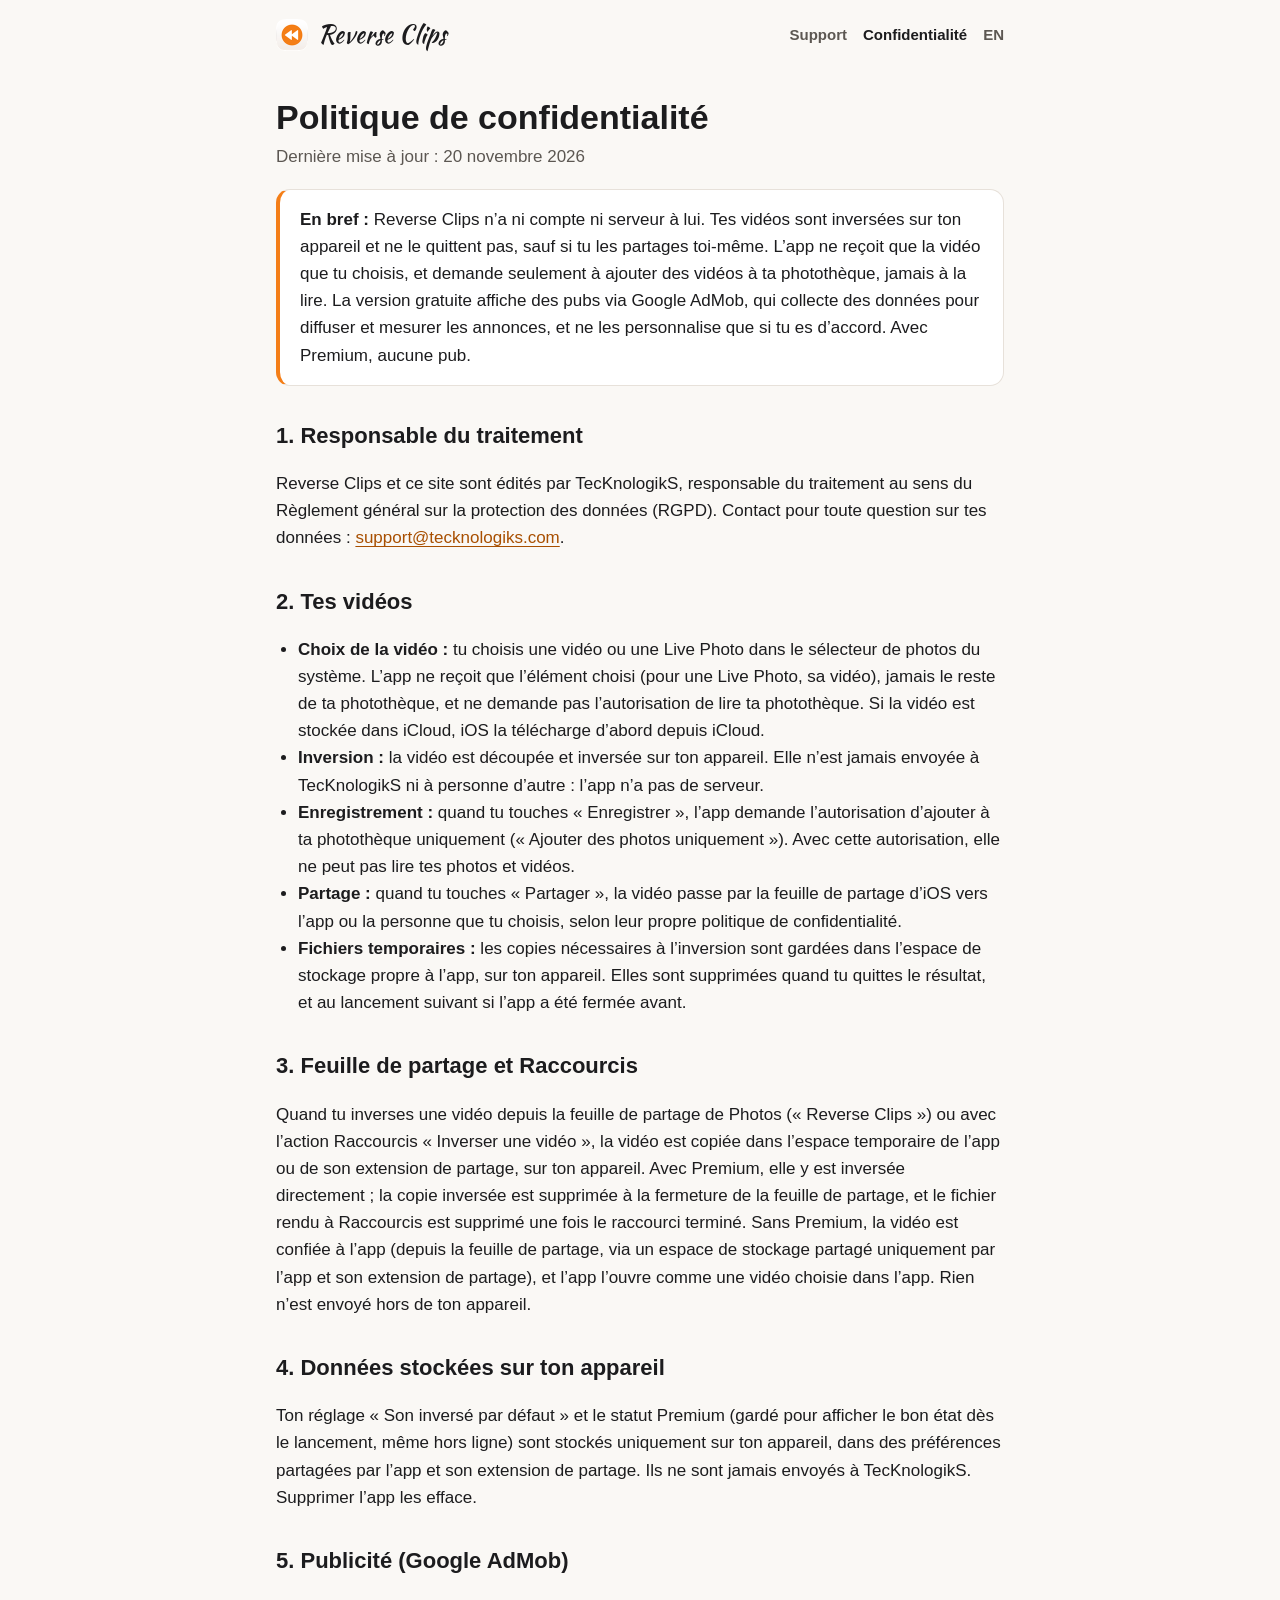
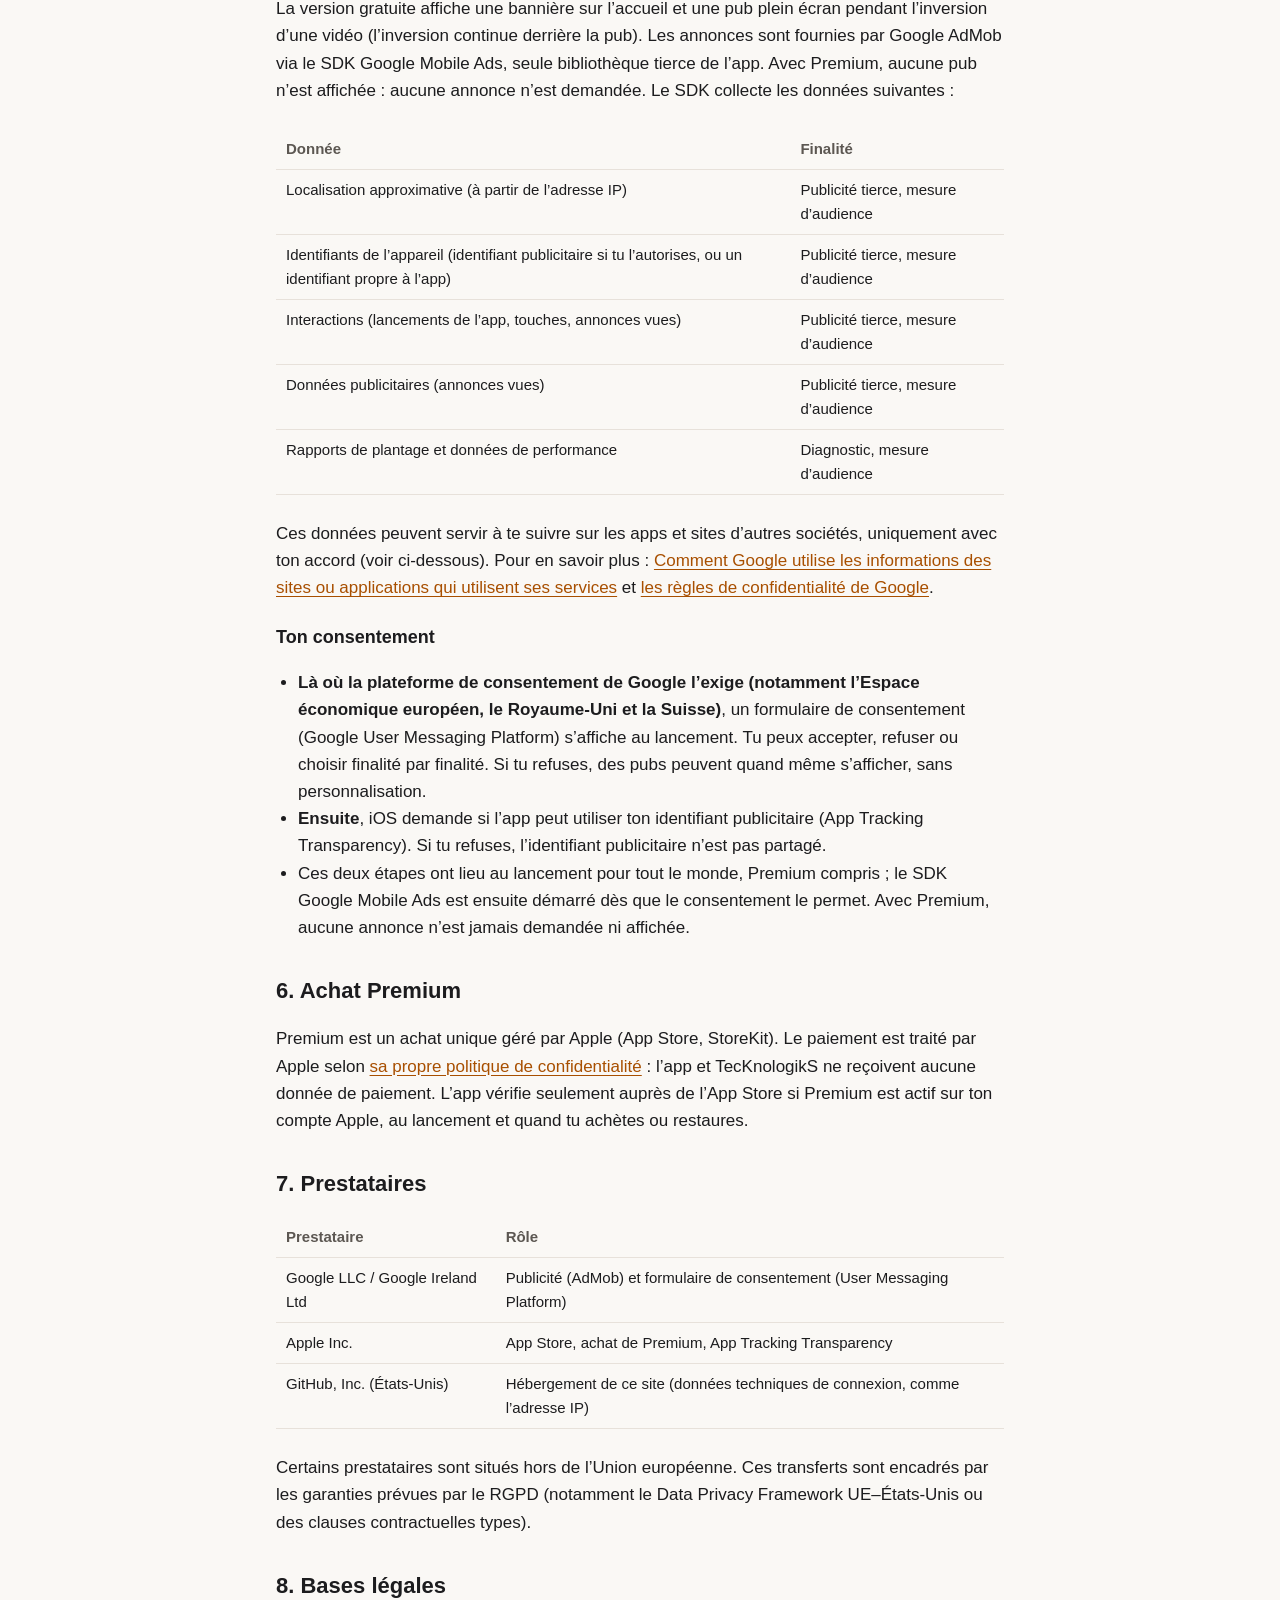
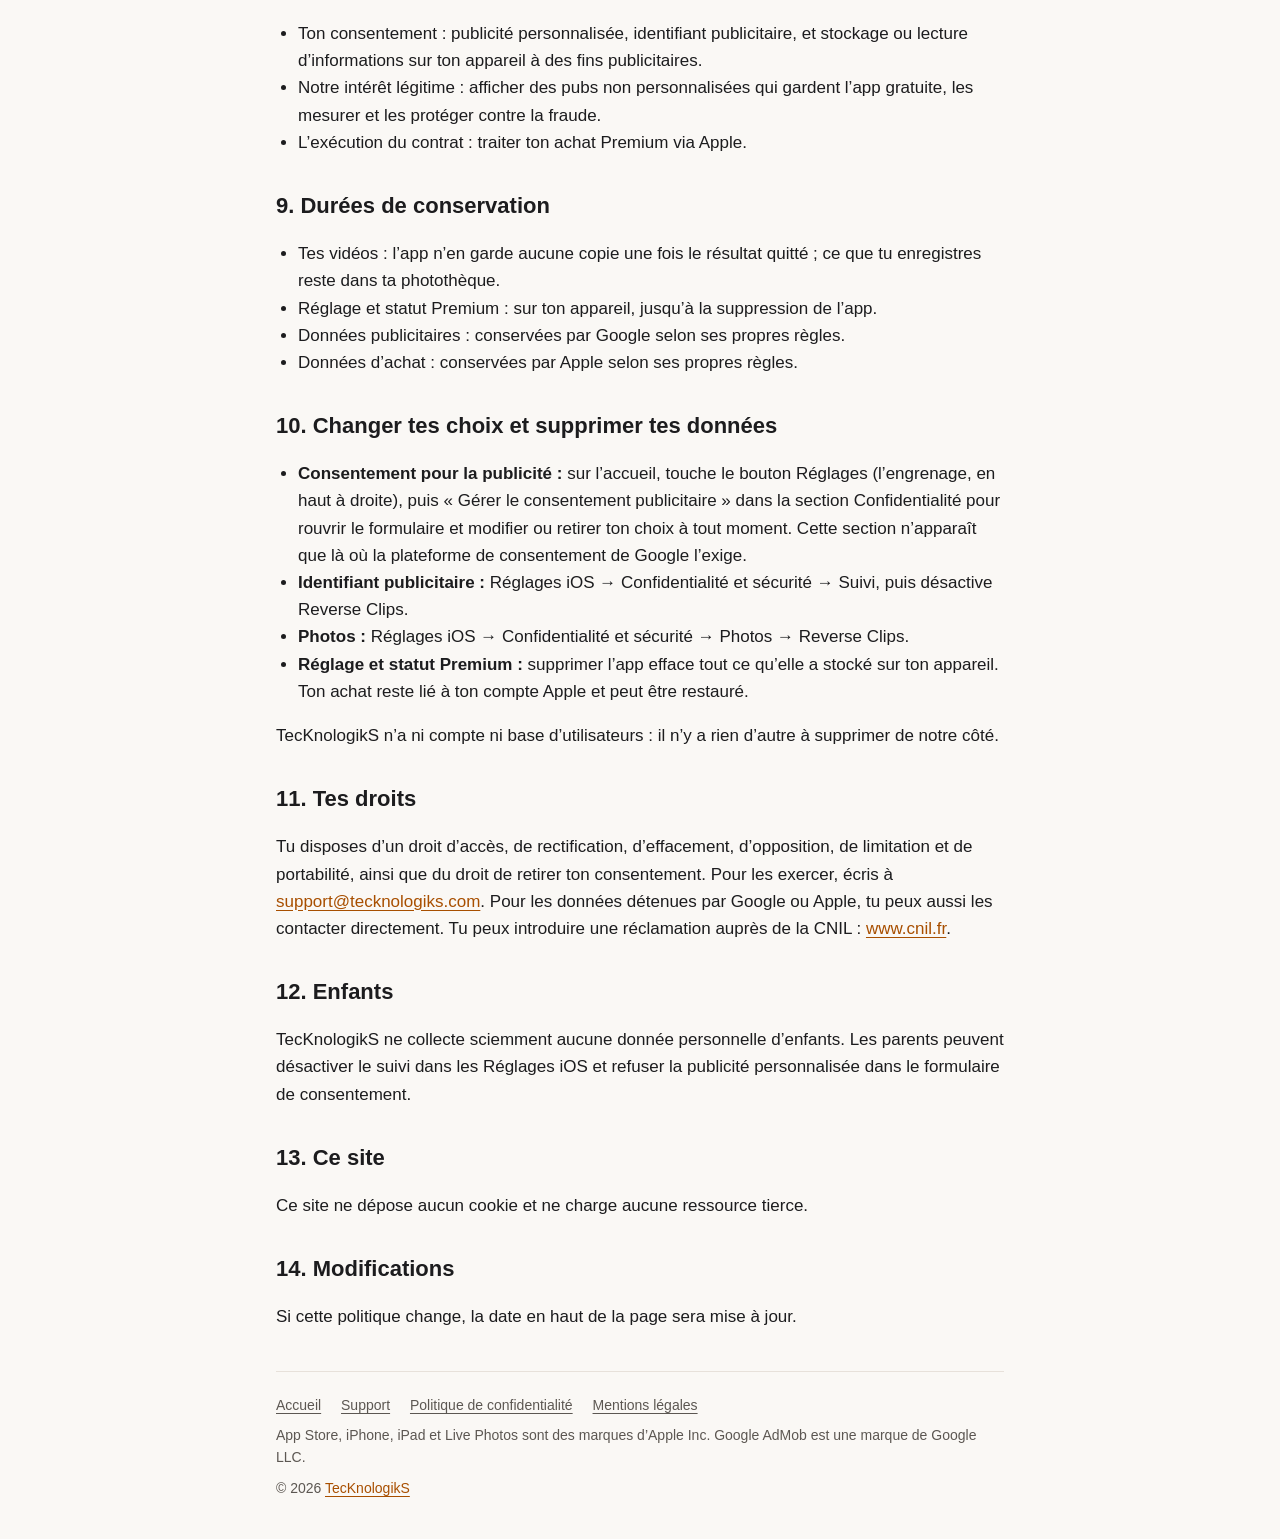
<file: fr/confidentialite.html>
<!doctype html>
<html lang="fr">
<head>
  <meta charset="utf-8">
  <meta name="viewport" content="width=device-width, initial-scale=1, viewport-fit=cover">
  <title>Politique de confidentialité — Reverse Clips</title>
  <meta name="description" content="Comment Reverse Clips traite tes données : vidéos inversées sur l’appareil, accès Photos en ajout seul, pubs Google AdMob, consentement, achat Premium.">
  <meta name="color-scheme" content="light dark">
  <meta name="theme-color" content="#faf8f5" media="(prefers-color-scheme: light)">
  <meta name="theme-color" content="#0e0e10" media="(prefers-color-scheme: dark)">
  <meta name="apple-itunes-app" content="app-id=1638978439">
  <link rel="icon" href="../assets/icon-64.png" type="image/png">
  <link rel="apple-touch-icon" href="../assets/icon-180.png">
  <link rel="alternate" hreflang="en" href="https://reverse.tecknologiks.com/privacy.html">
  <link rel="alternate" hreflang="fr" href="https://reverse.tecknologiks.com/fr/confidentialite.html">
  <link rel="alternate" hreflang="x-default" href="https://reverse.tecknologiks.com/privacy.html">
  <link rel="stylesheet" href="../assets/style.css">
</head>
<body>
  <div class="wrap">
    <header class="site">
      <a class="brand" href="./"><img src="../assets/icon-64.png" width="32" height="32" alt=""><span>Reverse Clips</span></a>
      <nav class="site" aria-label="Navigation">
        <a href="support.html">Support</a>
        <a href="confidentialite.html" aria-current="page">Confidentialité</a>
        <a href="../privacy.html" hreflang="en" lang="en">EN</a>
      </nav>
    </header>

    <main class="doc">
      <h1>Politique de confidentialité</h1>
      <p class="updated">Dernière mise à jour&nbsp;: 20 novembre 2026</p>
      <p class="summary"><strong>En bref&nbsp;:</strong> Reverse Clips n’a ni compte ni serveur à lui. Tes vidéos sont inversées sur ton appareil et ne le quittent pas, sauf si tu les partages toi-même. L’app ne reçoit que la vidéo que tu choisis, et demande seulement à ajouter des vidéos à ta photothèque, jamais à la lire. La version gratuite affiche des pubs via Google AdMob, qui collecte des données pour diffuser et mesurer les annonces, et ne les personnalise que si tu es d’accord. Avec Premium, aucune pub.</p>

      <h2>1. Responsable du traitement</h2>
      <p>Reverse Clips et ce site sont édités par TecKnologikS, responsable du traitement au sens du Règlement général sur la protection des données (RGPD). Contact pour toute question sur tes données&nbsp;: <a href="mailto:support@tecknologiks.com">support@tecknologiks.com</a>.</p>

      <h2>2. Tes vidéos</h2>
      <ul>
        <li><strong>Choix de la vidéo&nbsp;:</strong> tu choisis une vidéo ou une Live Photo dans le sélecteur de photos du système. L’app ne reçoit que l’élément choisi (pour une Live Photo, sa vidéo), jamais le reste de ta photothèque, et ne demande pas l’autorisation de lire ta photothèque. Si la vidéo est stockée dans iCloud, iOS la télécharge d’abord depuis iCloud.</li>
        <li><strong>Inversion&nbsp;:</strong> la vidéo est découpée et inversée sur ton appareil. Elle n’est jamais envoyée à TecKnologikS ni à personne d’autre&nbsp;: l’app n’a pas de serveur.</li>
        <li><strong>Enregistrement&nbsp;:</strong> quand tu touches «&nbsp;Enregistrer&nbsp;», l’app demande l’autorisation d’ajouter à ta photothèque uniquement («&nbsp;Ajouter des photos uniquement&nbsp;»). Avec cette autorisation, elle ne peut pas lire tes photos et vidéos.</li>
        <li><strong>Partage&nbsp;:</strong> quand tu touches «&nbsp;Partager&nbsp;», la vidéo passe par la feuille de partage d’iOS vers l’app ou la personne que tu choisis, selon leur propre politique de confidentialité.</li>
        <li><strong>Fichiers temporaires&nbsp;:</strong> les copies nécessaires à l’inversion sont gardées dans l’espace de stockage propre à l’app, sur ton appareil. Elles sont supprimées quand tu quittes le résultat, et au lancement suivant si l’app a été fermée avant.</li>
      </ul>

      <h2>3. Feuille de partage et Raccourcis</h2>
      <p>Quand tu inverses une vidéo depuis la feuille de partage de Photos («&nbsp;Reverse Clips&nbsp;») ou avec l’action Raccourcis «&nbsp;Inverser une vidéo&nbsp;», la vidéo est copiée dans l’espace temporaire de l’app ou de son extension de partage, sur ton appareil. Avec Premium, elle y est inversée directement&nbsp;; la copie inversée est supprimée à la fermeture de la feuille de partage, et le fichier rendu à Raccourcis est supprimé une fois le raccourci terminé. Sans Premium, la vidéo est confiée à l’app (depuis la feuille de partage, via un espace de stockage partagé uniquement par l’app et son extension de partage), et l’app l’ouvre comme une vidéo choisie dans l’app. Rien n’est envoyé hors de ton appareil.</p>

      <h2>4. Données stockées sur ton appareil</h2>
      <p>Ton réglage «&nbsp;Son inversé par défaut&nbsp;» et le statut Premium (gardé pour afficher le bon état dès le lancement, même hors ligne) sont stockés uniquement sur ton appareil, dans des préférences partagées par l’app et son extension de partage. Ils ne sont jamais envoyés à TecKnologikS. Supprimer l’app les efface.</p>

      <h2>5. Publicité (Google AdMob)</h2>
      <p>La version gratuite affiche une bannière sur l’accueil et une pub plein écran pendant l’inversion d’une vidéo (l’inversion continue derrière la pub). Les annonces sont fournies par Google AdMob via le SDK Google Mobile Ads, seule bibliothèque tierce de l’app. Avec Premium, aucune pub n’est affichée&nbsp;: aucune annonce n’est demandée. Le SDK collecte les données suivantes&nbsp;:</p>
      <div class="table-wrap"><table>
        <thead><tr><th>Donnée</th><th>Finalité</th></tr></thead>
        <tbody>
          <tr><td>Localisation approximative (à partir de l’adresse IP)</td><td>Publicité tierce, mesure d’audience</td></tr>
          <tr><td>Identifiants de l’appareil (identifiant publicitaire si tu l’autorises, ou un identifiant propre à l’app)</td><td>Publicité tierce, mesure d’audience</td></tr>
          <tr><td>Interactions (lancements de l’app, touches, annonces vues)</td><td>Publicité tierce, mesure d’audience</td></tr>
          <tr><td>Données publicitaires (annonces vues)</td><td>Publicité tierce, mesure d’audience</td></tr>
          <tr><td>Rapports de plantage et données de performance</td><td>Diagnostic, mesure d’audience</td></tr>
        </tbody>
      </table></div>
      <p>Ces données peuvent servir à te suivre sur les apps et sites d’autres sociétés, uniquement avec ton accord (voir ci-dessous). Pour en savoir plus&nbsp;: <a href="https://policies.google.com/technologies/partner-sites?hl=fr">Comment Google utilise les informations des sites ou applications qui utilisent ses services</a> et <a href="https://policies.google.com/privacy?hl=fr">les règles de confidentialité de Google</a>.</p>

      <h3>Ton consentement</h3>
      <ul>
        <li><strong>Là où la plateforme de consentement de Google l’exige (notamment l’Espace économique européen, le Royaume-Uni et la Suisse)</strong>, un formulaire de consentement (Google User Messaging Platform) s’affiche au lancement. Tu peux accepter, refuser ou choisir finalité par finalité. Si tu refuses, des pubs peuvent quand même s’afficher, sans personnalisation.</li>
        <li><strong>Ensuite</strong>, iOS demande si l’app peut utiliser ton identifiant publicitaire (App Tracking Transparency). Si tu refuses, l’identifiant publicitaire n’est pas partagé.</li>
        <li>Ces deux étapes ont lieu au lancement pour tout le monde, Premium compris&nbsp;; le SDK Google Mobile Ads est ensuite démarré dès que le consentement le permet. Avec Premium, aucune annonce n’est jamais demandée ni affichée.</li>
      </ul>

      <h2>6. Achat Premium</h2>
      <p>Premium est un achat unique géré par Apple (App Store, StoreKit). Le paiement est traité par Apple selon <a href="https://www.apple.com/fr/legal/privacy/">sa propre politique de confidentialité</a>&nbsp;: l’app et TecKnologikS ne reçoivent aucune donnée de paiement. L’app vérifie seulement auprès de l’App Store si Premium est actif sur ton compte Apple, au lancement et quand tu achètes ou restaures.</p>

      <h2>7. Prestataires</h2>
      <div class="table-wrap"><table>
        <thead><tr><th>Prestataire</th><th>Rôle</th></tr></thead>
        <tbody>
          <tr><td>Google LLC / Google Ireland Ltd</td><td>Publicité (AdMob) et formulaire de consentement (User Messaging Platform)</td></tr>
          <tr><td>Apple Inc.</td><td>App Store, achat de Premium, App Tracking Transparency</td></tr>
          <tr><td>GitHub, Inc. (États-Unis)</td><td>Hébergement de ce site (données techniques de connexion, comme l’adresse IP)</td></tr>
        </tbody>
      </table></div>
      <p>Certains prestataires sont situés hors de l’Union européenne. Ces transferts sont encadrés par les garanties prévues par le RGPD (notamment le Data Privacy Framework UE–États-Unis ou des clauses contractuelles types).</p>

      <h2>8. Bases légales</h2>
      <ul>
        <li>Ton consentement&nbsp;: publicité personnalisée, identifiant publicitaire, et stockage ou lecture d’informations sur ton appareil à des fins publicitaires.</li>
        <li>Notre intérêt légitime&nbsp;: afficher des pubs non personnalisées qui gardent l’app gratuite, les mesurer et les protéger contre la fraude.</li>
        <li>L’exécution du contrat&nbsp;: traiter ton achat Premium via Apple.</li>
      </ul>

      <h2>9. Durées de conservation</h2>
      <ul>
        <li>Tes vidéos&nbsp;: l’app n’en garde aucune copie une fois le résultat quitté&nbsp;; ce que tu enregistres reste dans ta photothèque.</li>
        <li>Réglage et statut Premium&nbsp;: sur ton appareil, jusqu’à la suppression de l’app.</li>
        <li>Données publicitaires&nbsp;: conservées par Google selon ses propres règles.</li>
        <li>Données d’achat&nbsp;: conservées par Apple selon ses propres règles.</li>
      </ul>

      <h2 id="changer">10. Changer tes choix et supprimer tes données</h2>
      <ul>
        <li><strong>Consentement pour la publicité&nbsp;:</strong> sur l’accueil, touche le bouton Réglages (l’engrenage, en haut à droite), puis «&nbsp;Gérer le consentement publicitaire&nbsp;» dans la section Confidentialité pour rouvrir le formulaire et modifier ou retirer ton choix à tout moment. Cette section n’apparaît que là où la plateforme de consentement de Google l’exige.</li>
        <li><strong>Identifiant publicitaire&nbsp;:</strong> Réglages iOS → Confidentialité et sécurité → Suivi, puis désactive Reverse Clips.</li>
        <li><strong>Photos&nbsp;:</strong> Réglages iOS → Confidentialité et sécurité → Photos → Reverse Clips.</li>
        <li><strong>Réglage et statut Premium&nbsp;:</strong> supprimer l’app efface tout ce qu’elle a stocké sur ton appareil. Ton achat reste lié à ton compte Apple et peut être restauré.</li>
      </ul>
      <p>TecKnologikS n’a ni compte ni base d’utilisateurs&nbsp;: il n’y a rien d’autre à supprimer de notre côté.</p>

      <h2>11. Tes droits</h2>
      <p>Tu disposes d’un droit d’accès, de rectification, d’effacement, d’opposition, de limitation et de portabilité, ainsi que du droit de retirer ton consentement. Pour les exercer, écris à <a href="mailto:support@tecknologiks.com">support@tecknologiks.com</a>. Pour les données détenues par Google ou Apple, tu peux aussi les contacter directement. Tu peux introduire une réclamation auprès de la CNIL&nbsp;: <a href="https://www.cnil.fr">www.cnil.fr</a>.</p>

      <h2>12. Enfants</h2>
      <p>TecKnologikS ne collecte sciemment aucune donnée personnelle d’enfants. Les parents peuvent désactiver le suivi dans les Réglages iOS et refuser la publicité personnalisée dans le formulaire de consentement.</p>

      <h2>13. Ce site</h2>
      <p>Ce site ne dépose aucun cookie et ne charge aucune ressource tierce.</p>

      <h2>14. Modifications</h2>
      <p>Si cette politique change, la date en haut de la page sera mise à jour.</p>
    </main>

    <footer class="site">
      <nav aria-label="Liens légaux">
        <a href="./">Accueil</a>
        <a href="support.html">Support</a>
        <a href="confidentialite.html">Politique de confidentialité</a>
        <a href="mentions-legales.html">Mentions légales</a>
      </nav>
      <p>App Store, iPhone, iPad et Live Photos sont des marques d’Apple Inc. Google AdMob est une marque de Google LLC.</p>
      <p>© 2026 <a href="https://tecknologiks.com/">TecKnologikS</a></p>
    </footer>
  </div>
</body>
</html>
</file>
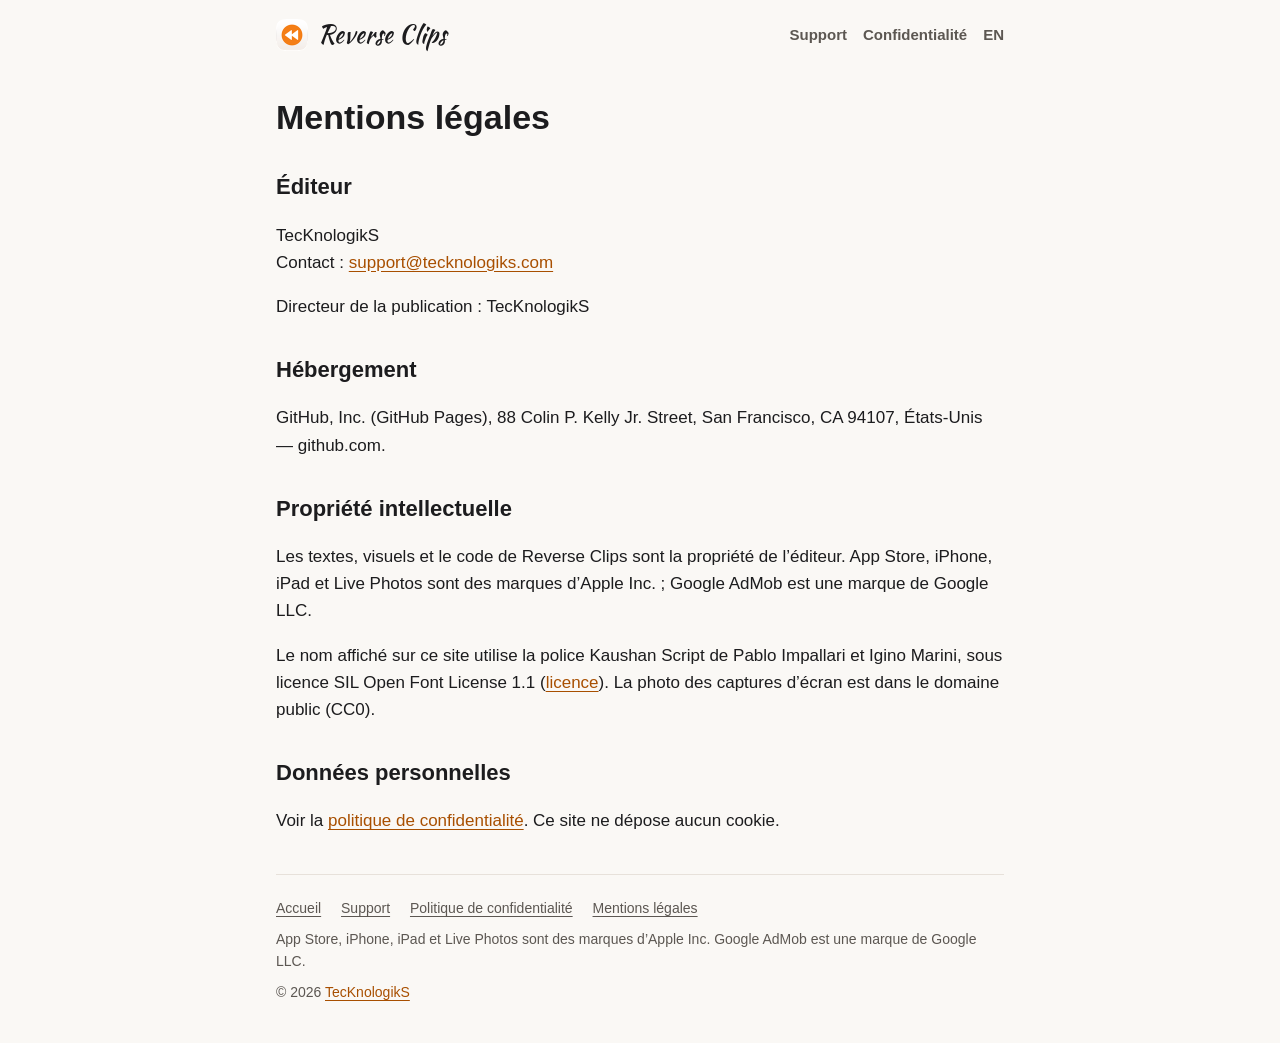
<file: fr/mentions-legales.html>
<!doctype html>
<html lang="fr">
<head>
  <meta charset="utf-8">
  <meta name="viewport" content="width=device-width, initial-scale=1, viewport-fit=cover">
  <title>Mentions légales — Reverse Clips</title>
  <meta name="description" content="Éditeur et hébergeur du site de Reverse Clips.">
  <meta name="color-scheme" content="light dark">
  <meta name="theme-color" content="#faf8f5" media="(prefers-color-scheme: light)">
  <meta name="theme-color" content="#0e0e10" media="(prefers-color-scheme: dark)">
  <meta name="apple-itunes-app" content="app-id=1638978439">
  <link rel="icon" href="../assets/icon-64.png" type="image/png">
  <link rel="apple-touch-icon" href="../assets/icon-180.png">
  <link rel="alternate" hreflang="en" href="https://reverse.tecknologiks.com/legal.html">
  <link rel="alternate" hreflang="fr" href="https://reverse.tecknologiks.com/fr/mentions-legales.html">
  <link rel="alternate" hreflang="x-default" href="https://reverse.tecknologiks.com/legal.html">
  <link rel="stylesheet" href="../assets/style.css">
</head>
<body>
  <div class="wrap">
    <header class="site">
      <a class="brand" href="./"><img src="../assets/icon-64.png" width="32" height="32" alt=""><span>Reverse Clips</span></a>
      <nav class="site" aria-label="Navigation">
        <a href="support.html">Support</a>
        <a href="confidentialite.html">Confidentialité</a>
        <a href="../legal.html" hreflang="en" lang="en">EN</a>
      </nav>
    </header>

    <main class="doc">
      <h1>Mentions légales</h1>
      <h2>Éditeur</h2>
      <p>TecKnologikS<br>Contact&nbsp;: <a href="mailto:support@tecknologiks.com">support@tecknologiks.com</a></p>
      <p>Directeur de la publication&nbsp;: TecKnologikS</p>
      <h2>Hébergement</h2>
      <p>GitHub, Inc. (GitHub Pages), 88 Colin P. Kelly Jr. Street, San Francisco, CA 94107, États-Unis — github.com.</p>
      <h2>Propriété intellectuelle</h2>
      <p>Les textes, visuels et le code de Reverse Clips sont la propriété de l’éditeur. App Store, iPhone, iPad et Live Photos sont des marques d’Apple Inc.&nbsp;; Google AdMob est une marque de Google LLC.</p>
      <p>Le nom affiché sur ce site utilise la police Kaushan Script de Pablo Impallari et Igino Marini, sous licence SIL Open Font License 1.1 (<a href="../assets/fonts/KaushanScript-OFL.txt">licence</a>). La photo des captures d’écran est dans le domaine public (CC0).</p>
      <h2>Données personnelles</h2>
      <p>Voir la <a href="confidentialite.html">politique de confidentialité</a>. Ce site ne dépose aucun cookie.</p>
    </main>

    <footer class="site">
      <nav aria-label="Liens légaux">
        <a href="./">Accueil</a>
        <a href="support.html">Support</a>
        <a href="confidentialite.html">Politique de confidentialité</a>
        <a href="mentions-legales.html">Mentions légales</a>
      </nav>
      <p>App Store, iPhone, iPad et Live Photos sont des marques d’Apple Inc. Google AdMob est une marque de Google LLC.</p>
      <p>© 2026 <a href="https://tecknologiks.com/">TecKnologikS</a></p>
    </footer>
  </div>
</body>
</html>
</file>
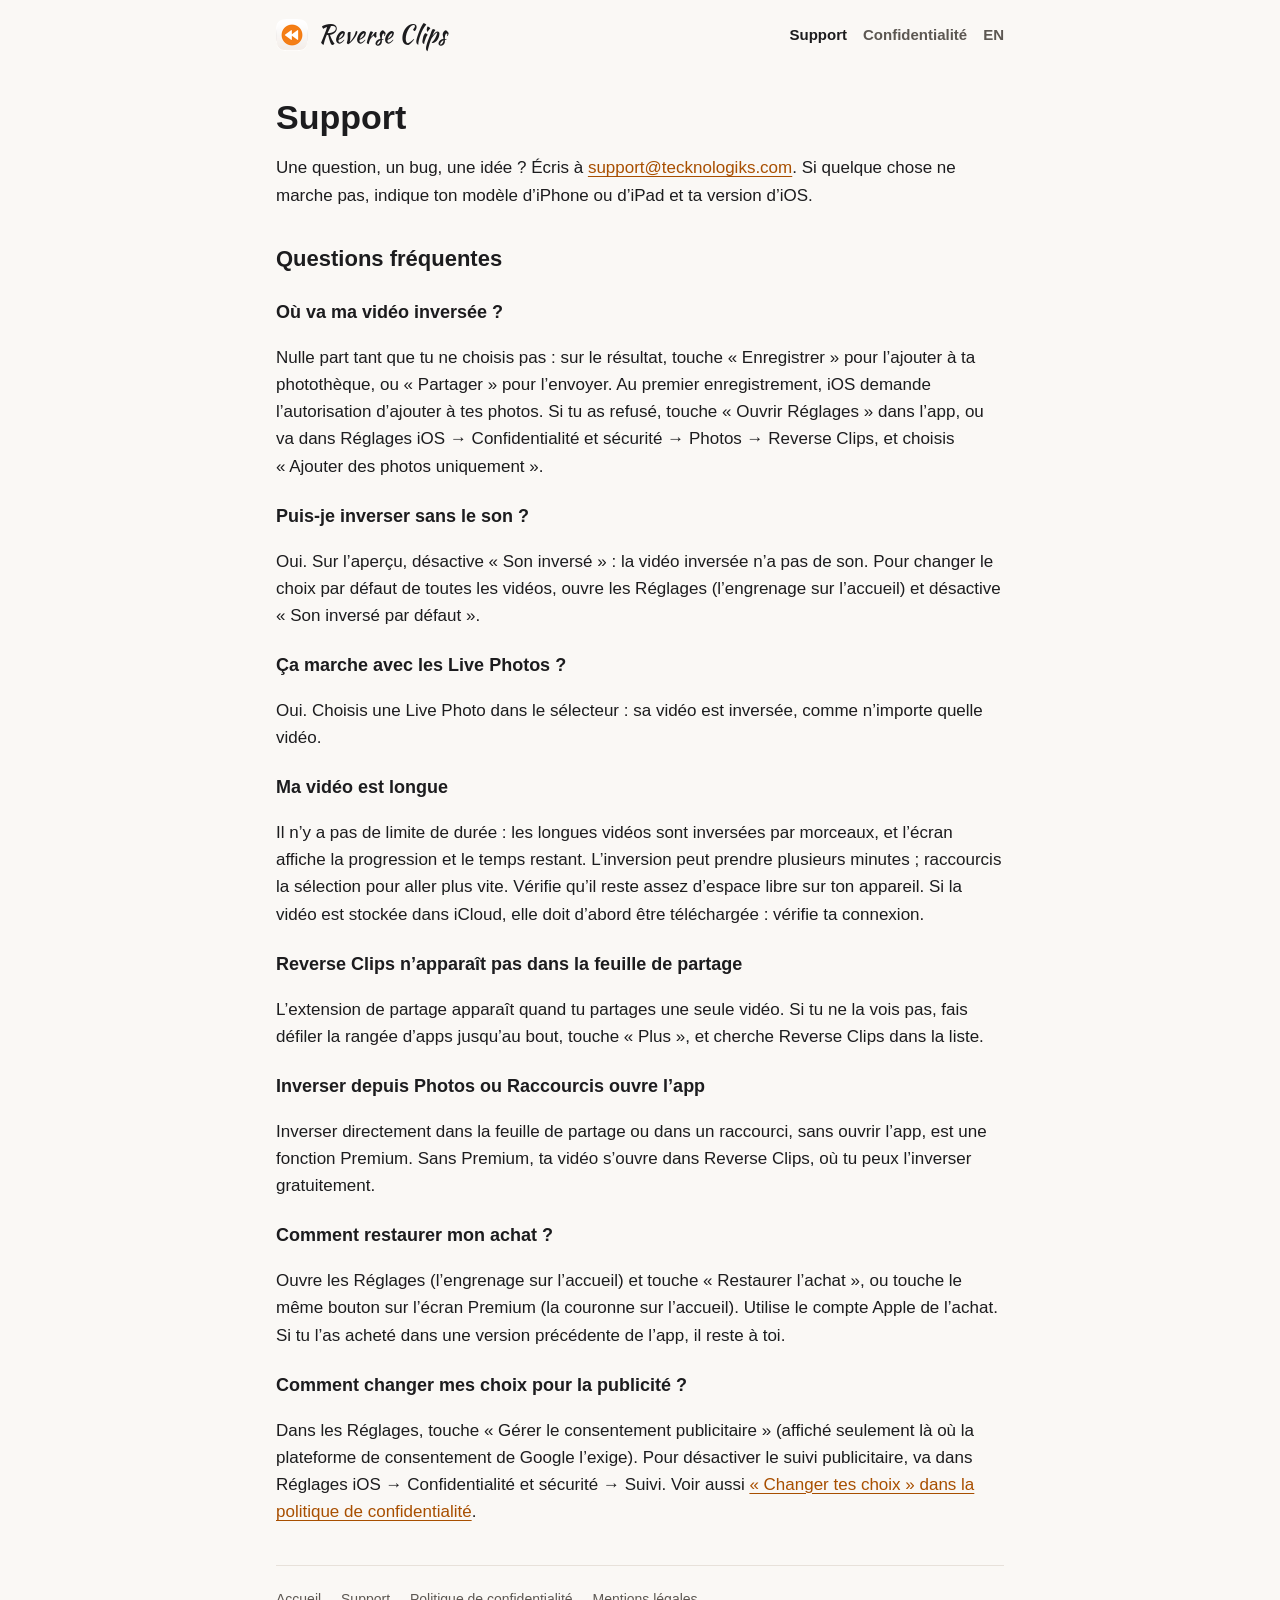
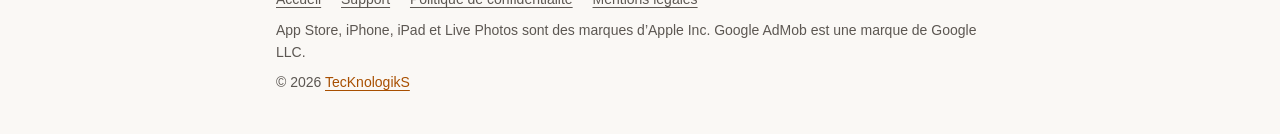
<file: fr/support.html>
<!doctype html>
<html lang="fr">
<head>
  <meta charset="utf-8">
  <meta name="viewport" content="width=device-width, initial-scale=1, viewport-fit=cover">
  <title>Support — Reverse Clips</title>
  <meta name="description" content="Contact et questions fréquentes sur Reverse Clips.">
  <meta name="color-scheme" content="light dark">
  <meta name="theme-color" content="#faf8f5" media="(prefers-color-scheme: light)">
  <meta name="theme-color" content="#0e0e10" media="(prefers-color-scheme: dark)">
  <meta name="apple-itunes-app" content="app-id=1638978439">
  <link rel="icon" href="../assets/icon-64.png" type="image/png">
  <link rel="apple-touch-icon" href="../assets/icon-180.png">
  <link rel="alternate" hreflang="en" href="https://reverse.tecknologiks.com/support.html">
  <link rel="alternate" hreflang="fr" href="https://reverse.tecknologiks.com/fr/support.html">
  <link rel="alternate" hreflang="x-default" href="https://reverse.tecknologiks.com/support.html">
  <link rel="stylesheet" href="../assets/style.css">
</head>
<body>
  <div class="wrap">
    <header class="site">
      <a class="brand" href="./"><img src="../assets/icon-64.png" width="32" height="32" alt=""><span>Reverse Clips</span></a>
      <nav class="site" aria-label="Navigation">
        <a href="support.html" aria-current="page">Support</a>
        <a href="confidentialite.html">Confidentialité</a>
        <a href="../support.html" hreflang="en" lang="en">EN</a>
      </nav>
    </header>

    <main class="doc">
      <h1>Support</h1>
      <p>Une question, un bug, une idée&nbsp;? Écris à <a href="mailto:support@tecknologiks.com">support@tecknologiks.com</a>. Si quelque chose ne marche pas, indique ton modèle d’iPhone ou d’iPad et ta version d’iOS.</p>

      <h2>Questions fréquentes</h2>
      <h3>Où va ma vidéo inversée&nbsp;?</h3>
      <p>Nulle part tant que tu ne choisis pas&nbsp;: sur le résultat, touche «&nbsp;Enregistrer&nbsp;» pour l’ajouter à ta photothèque, ou «&nbsp;Partager&nbsp;» pour l’envoyer. Au premier enregistrement, iOS demande l’autorisation d’ajouter à tes photos. Si tu as refusé, touche «&nbsp;Ouvrir Réglages&nbsp;» dans l’app, ou va dans Réglages iOS → Confidentialité et sécurité → Photos → Reverse Clips, et choisis «&nbsp;Ajouter des photos uniquement&nbsp;».</p>
      <h3>Puis-je inverser sans le son&nbsp;?</h3>
      <p>Oui. Sur l’aperçu, désactive «&nbsp;Son inversé&nbsp;»&nbsp;: la vidéo inversée n’a pas de son. Pour changer le choix par défaut de toutes les vidéos, ouvre les Réglages (l’engrenage sur l’accueil) et désactive «&nbsp;Son inversé par défaut&nbsp;».</p>
      <h3>Ça marche avec les Live Photos&nbsp;?</h3>
      <p>Oui. Choisis une Live Photo dans le sélecteur&nbsp;: sa vidéo est inversée, comme n’importe quelle vidéo.</p>
      <h3>Ma vidéo est longue</h3>
      <p>Il n’y a pas de limite de durée&nbsp;: les longues vidéos sont inversées par morceaux, et l’écran affiche la progression et le temps restant. L’inversion peut prendre plusieurs minutes&nbsp;; raccourcis la sélection pour aller plus vite. Vérifie qu’il reste assez d’espace libre sur ton appareil. Si la vidéo est stockée dans iCloud, elle doit d’abord être téléchargée&nbsp;: vérifie ta connexion.</p>
      <h3>Reverse Clips n’apparaît pas dans la feuille de partage</h3>
      <p>L’extension de partage apparaît quand tu partages une seule vidéo. Si tu ne la vois pas, fais défiler la rangée d’apps jusqu’au bout, touche «&nbsp;Plus&nbsp;», et cherche Reverse Clips dans la liste.</p>
      <h3>Inverser depuis Photos ou Raccourcis ouvre l’app</h3>
      <p>Inverser directement dans la feuille de partage ou dans un raccourci, sans ouvrir l’app, est une fonction Premium. Sans Premium, ta vidéo s’ouvre dans Reverse Clips, où tu peux l’inverser gratuitement.</p>
      <h3>Comment restaurer mon achat&nbsp;?</h3>
      <p>Ouvre les Réglages (l’engrenage sur l’accueil) et touche «&nbsp;Restaurer l’achat&nbsp;», ou touche le même bouton sur l’écran Premium (la couronne sur l’accueil). Utilise le compte Apple de l’achat. Si tu l’as acheté dans une version précédente de l’app, il reste à toi.</p>
      <h3>Comment changer mes choix pour la publicité&nbsp;?</h3>
      <p>Dans les Réglages, touche «&nbsp;Gérer le consentement publicitaire&nbsp;» (affiché seulement là où la plateforme de consentement de Google l’exige). Pour désactiver le suivi publicitaire, va dans Réglages iOS → Confidentialité et sécurité → Suivi. Voir aussi <a href="confidentialite.html#changer">«&nbsp;Changer tes choix&nbsp;» dans la politique de confidentialité</a>.</p>
    </main>

    <footer class="site">
      <nav aria-label="Liens légaux">
        <a href="./">Accueil</a>
        <a href="support.html">Support</a>
        <a href="confidentialite.html">Politique de confidentialité</a>
        <a href="mentions-legales.html">Mentions légales</a>
      </nav>
      <p>App Store, iPhone, iPad et Live Photos sont des marques d’Apple Inc. Google AdMob est une marque de Google LLC.</p>
      <p>© 2026 <a href="https://tecknologiks.com/">TecKnologikS</a></p>
    </footer>
  </div>
</body>
</html>
</file>
<file: assets/style.css>
/* Reverse Clips site: same identity as the app (brand orange #F47E17, dark ink on orange, light and dark modes).
   The name uses Kaushan Script, self-hosted (SIL OFL 1.1, see fonts/KaushanScript-OFL.txt); everything else uses
   system fonts. No third-party requests, no cookies. */

@font-face { font-family: "Kaushan Script"; font-weight: 400; font-style: normal; font-display: swap; src: url("fonts/KaushanScript-Regular.ttf") format("truetype"); }

:root {
  --bg: #faf8f5;
  --surface: #ffffff;
  --ink: #1c1c1e;
  --muted: #5c5752;
  --line: #e7e1da;
  --orange: #f47e17;      /* brand orange: backgrounds only, never text on light */
  --on-orange: #1b0f02;   /* text on orange (7.0:1) */
  --accent-ink: #a84f00;  /* orange used as text in light mode (5.5:1 on white) */
  --radius: 22px;
  --max: 760px;
  --script: "Kaushan Script", "Brush Script MT", cursive;
}
@media (prefers-color-scheme: dark) {
  :root {
    --bg: #0e0e10; --surface: #1c1c1e; --ink: #f2f2f7; --muted: #a8a8ae; --line: #2c2c30;
    --accent-ink: #f47e17;
  }
}

* { box-sizing: border-box; }
html { -webkit-text-size-adjust: 100%; }
body {
  margin: 0; background: var(--bg); color: var(--ink);
  font-family: -apple-system, BlinkMacSystemFont, "Segoe UI", Roboto, Helvetica, Arial, sans-serif;
  font-size: 17px; line-height: 1.6;
}
a { color: var(--accent-ink); text-underline-offset: 3px; }
a:focus-visible { outline: 3px solid var(--orange); outline-offset: 3px; border-radius: 4px; }
img { max-width: 100%; height: auto; }

.wrap { max-width: var(--max); margin: 0 auto; padding: 0 16px; }

header.site { display: flex; align-items: center; justify-content: space-between; padding: 16px 0; gap: 12px; }
.brand { display: flex; align-items: center; gap: 10px; font-family: var(--script); font-size: 24px; color: var(--ink); text-decoration: none; white-space: nowrap; }
.brand img { width: 32px; height: 32px; }
nav.site { display: flex; flex-wrap: wrap; justify-content: flex-end; }
nav.site a { color: var(--muted); text-decoration: none; margin-left: 16px; font-size: 15px; font-weight: 600; }
nav.site a:hover, nav.site a[aria-current="page"] { color: var(--ink); }
@media (max-width: 420px) { header.site { gap: 8px; } .brand { font-size: 18px; gap: 8px; } .brand img { width: 26px; height: 26px; } nav.site { flex-wrap: nowrap; } nav.site a { margin-left: 10px; font-size: 13.5px; white-space: nowrap; } }

/* Landing */
.hero { padding: 28px 0 8px; text-align: center; }
.app-icon { width: 144px; height: 144px; display: block; margin: 0 auto; filter: drop-shadow(0 10px 22px rgba(120, 60, 10, .22)); }
.wordmark { font-family: var(--script); font-weight: 400; font-size: clamp(44px, 12vw, 64px); line-height: 1.1; margin: 14px 0 4px; }
.tagline { font-size: clamp(21px, 5vw, 26px); font-weight: 700; line-height: 1.25; margin: 0 0 12px; }
.hero p.lead { color: var(--muted); font-size: 18px; margin: 0 auto 24px; max-width: 32em; }

.button {
  display: inline-flex; align-items: center; justify-content: center;
  min-height: 54px; padding: 12px 28px; border-radius: 999px;
  font-weight: 700; font-size: 17px; text-decoration: none;
  background: var(--orange); color: var(--on-orange);
  box-shadow: 0 6px 18px rgba(244, 126, 23, .35);
}
.button:focus-visible { outline-color: var(--ink); }
.note { color: var(--muted); font-size: 15px; margin: 14px 0 0; }

/* Screenshots: swipeable row on phones, four columns on wide screens */
.shots { margin: 32px -16px 8px; }
.shots ul {
  list-style: none; margin: 0; padding: 4px 16px 12px;
  display: grid; grid-auto-flow: column; grid-auto-columns: 62%; gap: 14px;
  overflow-x: auto; scroll-snap-type: x mandatory; overscroll-behavior-x: contain;
}
.shots li { scroll-snap-align: center; }
.shots img { display: block; width: 100%; border-radius: 26px; border: 1px solid var(--line); background: var(--surface); }
@media (min-width: 720px) {
  .shots { margin: 36px 0 8px; }
  .shots ul { grid-auto-flow: row; grid-template-columns: repeat(4, 1fr); overflow: visible; padding: 4px 0 12px; }
}

.features { display: grid; gap: 14px; margin: 28px 0 20px; }
@media (min-width: 600px) { .features { grid-template-columns: 1fr 1fr; } }
.feature { background: var(--surface); border: 1px solid var(--line); border-radius: var(--radius); padding: 16px 20px 18px; }
.feature h2 { margin: 0 0 4px; font-size: 18px; line-height: 1.3; }
.feature h2::before { content: ""; display: inline-block; width: 10px; height: 10px; border-radius: 50%; background: var(--orange); margin-right: 8px; vertical-align: 2px; }
.feature p { margin: 0; color: var(--muted); }

.pricing { background: var(--surface); border: 1px solid var(--line); border-radius: var(--radius); padding: 18px 22px; margin: 0 0 44px; }
.pricing h2 { font-size: 22px; margin: 0 0 6px; }
.pricing ul { margin: 0; padding-left: 20px; }

/* Text pages */
.doc h1 { font-size: 34px; line-height: 1.15; margin: 28px 0 6px; }
.doc .updated { color: var(--muted); margin: 0 0 18px; }
.doc .summary { background: var(--surface); border: 1px solid var(--line); border-left: 4px solid var(--orange); border-radius: 14px; padding: 16px 20px; margin: 0 0 8px; }
.doc h2 { font-size: 22px; margin: 32px 0 8px; }
.doc h3 { font-size: 18px; margin: 22px 0 4px; }
.doc ul { padding-left: 22px; }
.doc table { width: 100%; border-collapse: collapse; font-size: 15px; margin: 8px 0; }
.doc th, .doc td { text-align: left; vertical-align: top; padding: 8px 10px; border-bottom: 1px solid var(--line); }
.doc th { color: var(--muted); font-weight: 700; }
.table-wrap { overflow-x: auto; }

footer.site { border-top: 1px solid var(--line); margin-top: 40px; padding: 22px 0 40px; color: var(--muted); font-size: 14px; }
footer.site nav a { color: var(--muted); margin-right: 16px; display: inline-block; }
footer.site p { margin: 8px 0 0; }
</file>
